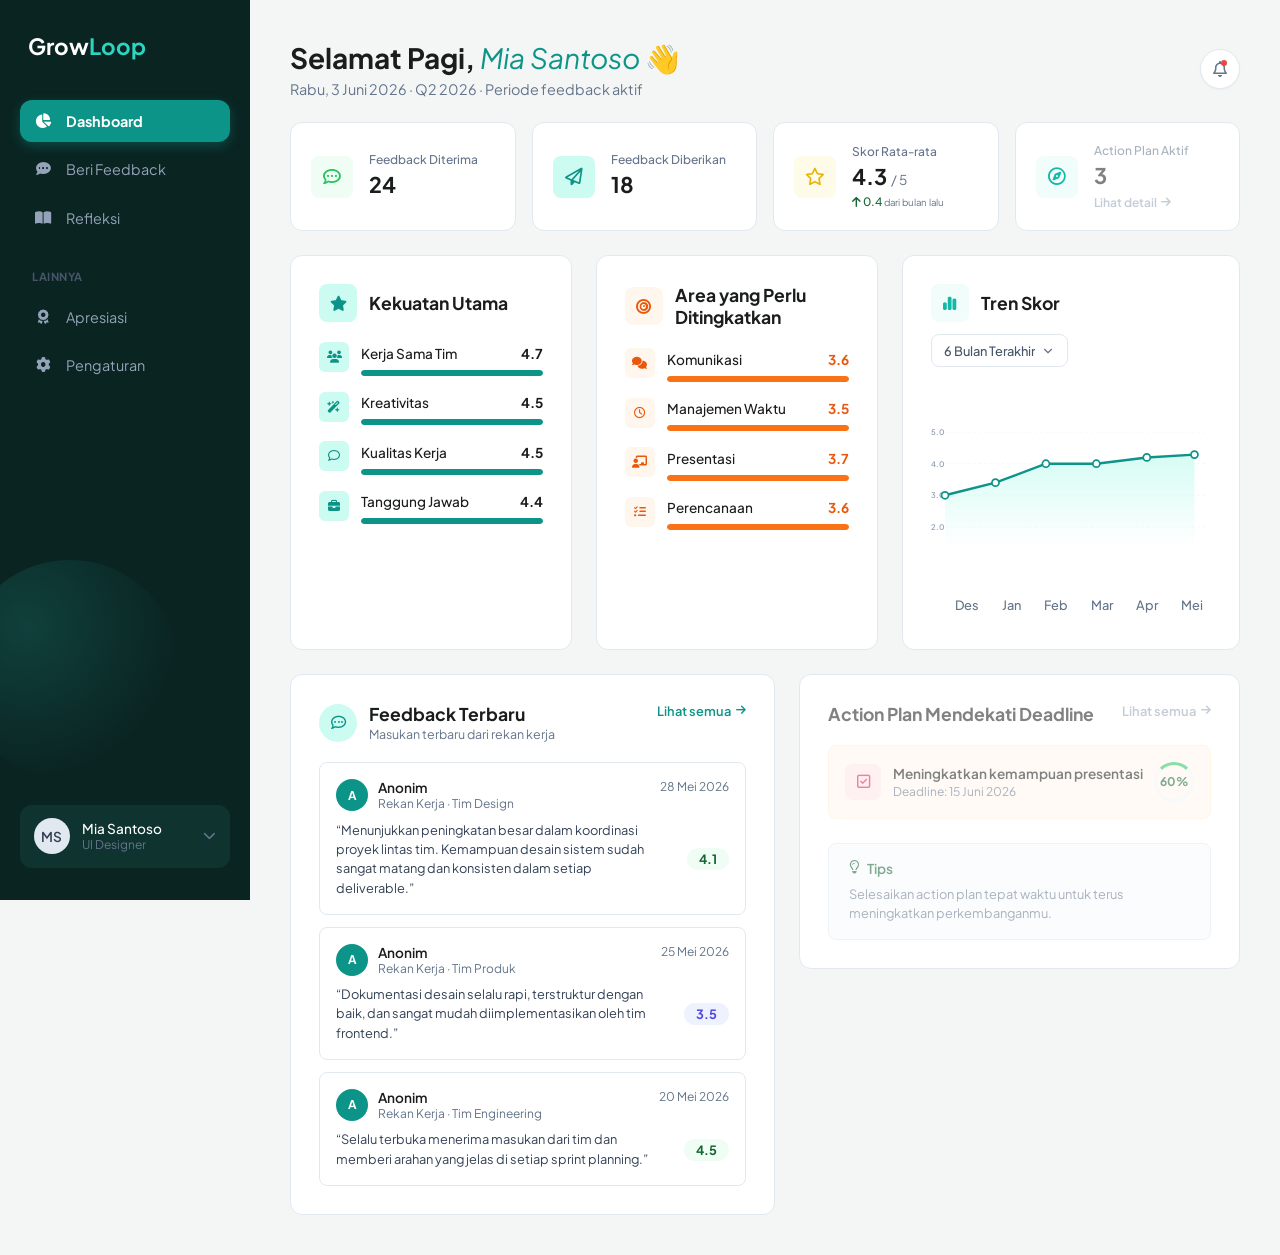
<file: growloop/index.html>
<!DOCTYPE html>
<html lang="id">
<head>
    <meta charset="UTF-8">
    <meta name="viewport" content="width=device-width, initial-scale=1.0">
    <title>Dashboard - GrowLoop</title>
    <link href="https://fonts.googleapis.com/css2?family=Plus+Jakarta+Sans:wght@400;500;600;700;800&display=swap" rel="stylesheet">
    <link rel="stylesheet" href="https://cdnjs.cloudflare.com/ajax/libs/font-awesome/6.4.0/css/all.min.css">
    <link rel="stylesheet" href="css/base.css">
    <link rel="stylesheet" href="css/dashboard.css">
</head>
<body>

    <div class="app-container">
        <!-- SIDEBAR -->
        <aside class="sidebar">
            <div>
                <div class="logo">Grow<span>Loop</span></div>
                <nav class="nav-menu">
                    <a href="index.html" class="nav-item"><i class="fa-solid fa-chart-pie" aria-hidden="true"></i> Dashboard</a>
                    <a href="beri-feedback.html" class="nav-item"><i class="fa-solid fa-comment-dots" aria-hidden="true"></i> Beri Feedback</a>
                    <a href="riwayat-feedback.html" class="nav-item"><i class="fa-solid fa-book-open" aria-hidden="true"></i> Refleksi</a>

                    <span class="menu-divider">LAINNYA</span>

                    <a href="#" class="nav-item"><i class="fa-solid fa-award" aria-hidden="true"></i> Apresiasi</a>
                    <a href="#" class="nav-item"><i class="fa-solid fa-gear" aria-hidden="true"></i> Pengaturan</a>
                </nav>
            </div>

            <button type="button" class="sidebar-profile" aria-haspopup="true" aria-expanded="false">
                <span class="profile-avatar">MS</span>
                <span class="profile-info">
                    <span class="profile-name">Mia Santoso</span>
                    <span class="profile-role">UI Designer</span>
                </span>
                <i class="fa-solid fa-chevron-down profile-dropdown-icon" aria-hidden="true"></i>
            </button>
        </aside>

        <!-- MAIN CONTENT AREA -->
        <main class="main-content">

            <header class="content-header">
                <div class="header-title-wrapper">
                    <div>
                        <h1>Selamat Pagi, <span class="user-name">Mia Santoso</span> 👋</h1>
                        <p>Rabu, 3 Juni 2026 · Q2 2026 · Periode feedback aktif</p>
                    </div>
                    <button type="button" class="noti-bell icon-btn" aria-label="Notifikasi (1 belum dibaca)">
                        <i class="fa-regular fa-bell" aria-hidden="true"></i>
                        <span class="noti-dot" aria-hidden="true"></span>
                    </button>
                </div>
            </header>

            <section class="kpi-grid" aria-label="Ringkasan statistik">
                <div class="kpi-card animate-fade-up" style="animation-delay: 0.1s;">
                    <div class="kpi-icon icon-chip-square icon-green"><i class="fa-regular fa-comment-dots" aria-hidden="true"></i></div>
                    <div class="kpi-data">
                        <span class="kpi-label">Feedback Diterima</span>
                        <div class="kpi-value">24</div>
                    </div>
                </div>
                <div class="kpi-card animate-fade-up" style="animation-delay: 0.15s;">
                    <div class="kpi-icon icon-chip-square icon-forest"><i class="fa-regular fa-paper-plane" aria-hidden="true"></i></div>
                    <div class="kpi-data">
                        <span class="kpi-label">Feedback Diberikan</span>
                        <div class="kpi-value">18</div>
                    </div>
                </div>
                <div class="kpi-card animate-fade-up" style="animation-delay: 0.2s;">
                    <div class="kpi-icon icon-chip-square icon-yellow"><i class="fa-regular fa-star" aria-hidden="true"></i></div>
                    <div class="kpi-data">
                        <span class="kpi-label">Skor Rata-rata</span>
                        <div class="kpi-value">4.3 <span class="score-max">/ 5</span></div>
                        <span class="kpi-trend"><i class="fa-solid fa-arrow-up" aria-hidden="true"></i> 0.4 <small>dari bulan lalu</small></span>
                    </div>
                </div>
                <div class="kpi-card animate-fade-up" style="animation-delay: 0.25s;">
                    <div class="kpi-icon icon-chip-square icon-teal"><i class="fa-regular fa-compass" aria-hidden="true"></i></div>
                    <div class="kpi-data is-disabled">
                        <span class="kpi-label">Action Plan Aktif</span>
                        <div class="kpi-value">3</div>
                        <a href="#" class="kpi-link link-action link-action-sm">Lihat detail <i class="fa-solid fa-arrow-right" aria-hidden="true"></i></a>
                    </div>
                </div>
            </section>

            <section class="dashboard-middle-grid">

                <div class="form-panel animate-fade-up" style="animation-delay: 0.3s;">
                    <div class="panel-header-inline">
                        <div class="panel-heading-group">
                            <span class="panel-icon-circle icon-chip-square icon-forest"><i class="fa-solid fa-star" aria-hidden="true"></i></span>
                            <h3 class="panel-title">Kekuatan Utama</h3>
                        </div>
                    </div>
                    <div class="progress-list">
                        <div class="progress-item">
                            <span class="progress-icon icon-chip-square icon-forest"><i class="fa-solid fa-users" aria-hidden="true"></i></span>
                            <div class="progress-body">
                                <div class="progress-info"><span class="progress-label-text">Kerja Sama Tim</span><span class="aspect-score">4.7</span></div>
                                <div class="progress-bar"><div class="bar-fill animate-bar-grow" style="--target-width: 94%;"></div></div>
                            </div>
                        </div>
                        <div class="progress-item">
                            <span class="progress-icon icon-chip-square icon-forest"><i class="fa-solid fa-wand-magic-sparkles" aria-hidden="true"></i></span>
                            <div class="progress-body">
                                <div class="progress-info"><span class="progress-label-text">Kreativitas</span><span class="aspect-score">4.5</span></div>
                                <div class="progress-bar"><div class="bar-fill animate-bar-grow" style="--target-width: 90%;"></div></div>
                            </div>
                        </div>
                        <div class="progress-item">
                            <span class="progress-icon icon-chip-square icon-forest"><i class="fa-regular fa-comment" aria-hidden="true"></i></span>
                            <div class="progress-body">
                                <div class="progress-info"><span class="progress-label-text">Kualitas Kerja</span><span class="aspect-score">4.5</span></div>
                                <div class="progress-bar"><div class="bar-fill animate-bar-grow" style="--target-width: 90%;"></div></div>
                            </div>
                        </div>
                        <div class="progress-item">
                            <span class="progress-icon icon-chip-square icon-forest"><i class="fa-solid fa-briefcase" aria-hidden="true"></i></span>
                            <div class="progress-body">
                                <div class="progress-info"><span class="progress-label-text">Tanggung Jawab</span><span class="aspect-score">4.4</span></div>
                                <div class="progress-bar"><div class="bar-fill animate-bar-grow" style="--target-width: 88%;"></div></div>
                            </div>
                        </div>
                    </div>
                </div>

                <div class="form-panel animate-fade-up" style="animation-delay: 0.35s;">
                    <div class="panel-header-inline">
                        <div class="panel-heading-group">
                            <span class="panel-icon-circle icon-chip-square icon-orange"><i class="fa-solid fa-bullseye" aria-hidden="true"></i></span>
                            <h3 class="panel-title">Area yang Perlu Ditingkatkan</h3>
                        </div>
                    </div>
                    <div class="progress-list">
                        <div class="progress-item">
                            <span class="progress-icon icon-chip-square icon-orange"><i class="fa-solid fa-comments" aria-hidden="true"></i></span>
                            <div class="progress-body">
                                <div class="progress-info"><span class="progress-label-text">Komunikasi</span><span class="aspect-score tone-orange">3.6</span></div>
                                <div class="progress-bar"><div class="bar-fill bg-orange animate-bar-grow" style="--target-width: 72%;"></div></div>
                            </div>
                        </div>
                        <div class="progress-item">
                            <span class="progress-icon icon-chip-square icon-orange"><i class="fa-regular fa-clock" aria-hidden="true"></i></span>
                            <div class="progress-body">
                                <div class="progress-info"><span class="progress-label-text">Manajemen Waktu</span><span class="aspect-score tone-orange">3.5</span></div>
                                <div class="progress-bar"><div class="bar-fill bg-orange animate-bar-grow" style="--target-width: 70%;"></div></div>
                            </div>
                        </div>
                        <div class="progress-item">
                            <span class="progress-icon icon-chip-square icon-orange"><i class="fa-solid fa-chalkboard-user" aria-hidden="true"></i></span>
                            <div class="progress-body">
                                <div class="progress-info"><span class="progress-label-text">Presentasi</span><span class="aspect-score tone-orange">3.7</span></div>
                                <div class="progress-bar"><div class="bar-fill bg-orange animate-bar-grow" style="--target-width: 74%;"></div></div>
                            </div>
                        </div>
                        <div class="progress-item">
                            <span class="progress-icon icon-chip-square icon-orange"><i class="fa-solid fa-list-check" aria-hidden="true"></i></span>
                            <div class="progress-body">
                                <div class="progress-info"><span class="progress-label-text">Perencanaan</span><span class="aspect-score tone-orange">3.6</span></div>
                                <div class="progress-bar"><div class="bar-fill bg-orange animate-bar-grow" style="--target-width: 72%;"></div></div>
                            </div>
                        </div>
                    </div>
                </div>

                <div class="form-panel chart-form-panel animate-fade-up" style="animation-delay: 0.4s;">
                    <div class="panel-header-inline chart-panel-header">
                        <div class="panel-heading-group">
                            <span class="panel-icon-circle icon-chip-square icon-teal"><i class="fa-solid fa-chart-simple" aria-hidden="true"></i></span>
                            <h3 class="panel-title">Tren Skor</h3>
                        </div>
                        <label class="sr-only" for="timelineSelect">Rentang waktu tren skor</label>
                        <select id="timelineSelect" class="select-timeline">
                            <option>6 Bulan Terakhir</option>
                        </select>
                    </div>

                    <div class="chart-container-dummy">
                        <svg viewBox="0 0 400 195" preserveAspectRatio="xMidYMid meet" role="img" aria-label="Grafik tren skor rata-rata naik dari 3.0 pada Desember menjadi 4.3 pada Mei. Arahkan kursor ke tiap titik untuk melihat skornya.">
                            <defs>
                                <linearGradient id="trendFill" x1="0" y1="0" x2="0" y2="1">
                                    <stop offset="0%" style="stop-color:var(--accent-light-green); stop-opacity:0.8" />
                                    <stop offset="100%" style="stop-color:var(--accent-light-green); stop-opacity:0" />
                                </linearGradient>
                            </defs>

                            <line x1="20" y1="150" x2="392" y2="150" stroke="var(--border-faint)" stroke-width="1" stroke-dasharray="4 4" />
                            <line x1="20" y1="105" x2="392" y2="105" stroke="var(--border-faint)" stroke-width="1" stroke-dasharray="4 4" />
                            <line x1="20" y1="60" x2="392" y2="60" stroke="var(--border-faint)" stroke-width="1" stroke-dasharray="4 4" />
                            <line x1="20" y1="15" x2="392" y2="15" stroke="var(--border-faint)" stroke-width="1" stroke-dasharray="4 4" />

                            <text x="0" y="154" class="chart-axis-label">2.0</text>
                            <text x="0" y="109" class="chart-axis-label">3.0</text>
                            <text x="0" y="64" class="chart-axis-label">4.0</text>
                            <text x="0" y="19" class="chart-axis-label">5.0</text>

                            <path d="M 20,105 L 92,87 L 164,60 L 236,60 L 308,51 L 376,47 L 376,180 L 20,180 Z" fill="url(#trendFill)" stroke="none" />

                            <path class="animated-line-path" d="M 20,105 L 92,87 L 164,60 L 236,60 L 308,51 L 376,47" fill="none" stroke="var(--accent-dark-green)" stroke-width="3.5" stroke-linecap="round"/>

                            <g class="chart-point">
                                <g class="chart-tooltip-pos" transform="translate(20,105)">
                                    <g class="chart-tooltip">
                                        <rect x="-16" y="-33" width="32" height="24" rx="12"></rect>
                                        <polygon points="-4,-10 4,-10 0,-5"></polygon>
                                        <text x="0" y="-17" text-anchor="middle">3.0</text>
                                    </g>
                                </g>
                                <circle class="chart-point-hit" cx="20" cy="105" r="16"></circle>
                                <circle class="chart-point-dot" cx="20" cy="105" r="5"></circle>
                            </g>
                            <g class="chart-point">
                                <g class="chart-tooltip-pos" transform="translate(92,87)">
                                    <g class="chart-tooltip">
                                        <rect x="-16" y="-33" width="32" height="24" rx="12"></rect>
                                        <polygon points="-4,-10 4,-10 0,-5"></polygon>
                                        <text x="0" y="-17" text-anchor="middle">3.4</text>
                                    </g>
                                </g>
                                <circle class="chart-point-hit" cx="92" cy="87" r="16"></circle>
                                <circle class="chart-point-dot" cx="92" cy="87" r="5"></circle>
                            </g>
                            <g class="chart-point">
                                <g class="chart-tooltip-pos" transform="translate(164,60)">
                                    <g class="chart-tooltip">
                                        <rect x="-16" y="-33" width="32" height="24" rx="12"></rect>
                                        <polygon points="-4,-10 4,-10 0,-5"></polygon>
                                        <text x="0" y="-17" text-anchor="middle">4.0</text>
                                    </g>
                                </g>
                                <circle class="chart-point-hit" cx="164" cy="60" r="16"></circle>
                                <circle class="chart-point-dot" cx="164" cy="60" r="5"></circle>
                            </g>
                            <g class="chart-point">
                                <g class="chart-tooltip-pos" transform="translate(236,60)">
                                    <g class="chart-tooltip">
                                        <rect x="-16" y="-33" width="32" height="24" rx="12"></rect>
                                        <polygon points="-4,-10 4,-10 0,-5"></polygon>
                                        <text x="0" y="-17" text-anchor="middle">4.0</text>
                                    </g>
                                </g>
                                <circle class="chart-point-hit" cx="236" cy="60" r="16"></circle>
                                <circle class="chart-point-dot" cx="236" cy="60" r="5"></circle>
                            </g>
                            <g class="chart-point">
                                <g class="chart-tooltip-pos" transform="translate(308,51)">
                                    <g class="chart-tooltip">
                                        <rect x="-16" y="-33" width="32" height="24" rx="12"></rect>
                                        <polygon points="-4,-10 4,-10 0,-5"></polygon>
                                        <text x="0" y="-17" text-anchor="middle">4.2</text>
                                    </g>
                                </g>
                                <circle class="chart-point-hit" cx="308" cy="51" r="16"></circle>
                                <circle class="chart-point-dot" cx="308" cy="51" r="5"></circle>
                            </g>
                            <g class="chart-point">
                                <g class="chart-tooltip-pos" transform="translate(376,47)">
                                    <g class="chart-tooltip">
                                        <rect x="-16" y="-33" width="32" height="24" rx="12"></rect>
                                        <polygon points="-4,-10 4,-10 0,-5"></polygon>
                                        <text x="0" y="-17" text-anchor="middle">4.3</text>
                                    </g>
                                </g>
                                <circle class="chart-point-hit" cx="376" cy="47" r="16"></circle>
                                <circle class="chart-point-dot" cx="376" cy="47" r="5"></circle>
                            </g>
                        </svg>
                        <div class="chart-labels">
                            <span>Des</span><span>Jan</span><span>Feb</span><span>Mar</span><span>Apr</span><span>Mei</span>
                        </div>
                    </div>
                </div>
            </section>

            <section class="dashboard-bottom-grid">

                <div class="form-panel animate-fade-up" style="animation-delay: 0.45s;">
                    <div class="panel-header-inline">
                        <div class="panel-heading-group">
                            <span class="panel-icon-circle icon-chip icon-forest"><i class="fa-regular fa-comment-dots" aria-hidden="true"></i></span>
                            <div>
                                <h3 class="panel-title">Feedback Terbaru</h3>
                                <p class="panel-subtitle">Masukan terbaru dari rekan kerja</p>
                            </div>
                        </div>
                        <a href="riwayat-feedback.html" class="link-action">Lihat semua <i class="fa-solid fa-arrow-right" aria-hidden="true"></i></a>
                    </div>
                    <div class="fb-card-list" id="recentFeedbackList">
                        <!-- Diisi otomatis oleh js/dashboard.js dari js/data.js -->
                    </div>
                </div>

                <div class="form-panel animate-fade-up" style="animation-delay: 0.5s;">
                    <div class="is-disabled">
                        <div class="panel-header-inline">
                            <h3 class="panel-title">Action Plan Mendekati Deadline</h3>
                            <a href="#" class="link-action">Lihat semua <i class="fa-solid fa-arrow-right" aria-hidden="true"></i></a>
                        </div>

                        <div class="deadline-item">
                            <div class="deadline-wrapper">
                                <div class="deadline-icon icon-chip-square">
                                    <i class="fa-regular fa-square-check" aria-hidden="true"></i>
                                </div>
                                <div class="deadline-info">
                                    <strong>Meningkatkan kemampuan presentasi</strong>
                                    <span>Deadline: 15 Juni 2026</span>
                                </div>
                            </div>
                            <div class="deadline-progress-circle">60%</div>
                        </div>

                        <div class="tips-box tips-box-spaced">
                            <div class="tips-title">
                                <i class="fa-regular fa-lightbulb" aria-hidden="true"></i> Tips
                            </div>
                            <p>Selesaikan action plan tepat waktu untuk terus meningkatkan perkembanganmu.</p>
                        </div>
                    </div>
                </div>

            </section>
        </main>

    </div>

    <script src="js/data.js"></script>
    <script src="js/common.js"></script>
    <script src="js/dashboard.js"></script>
</body>
</html>
</file>
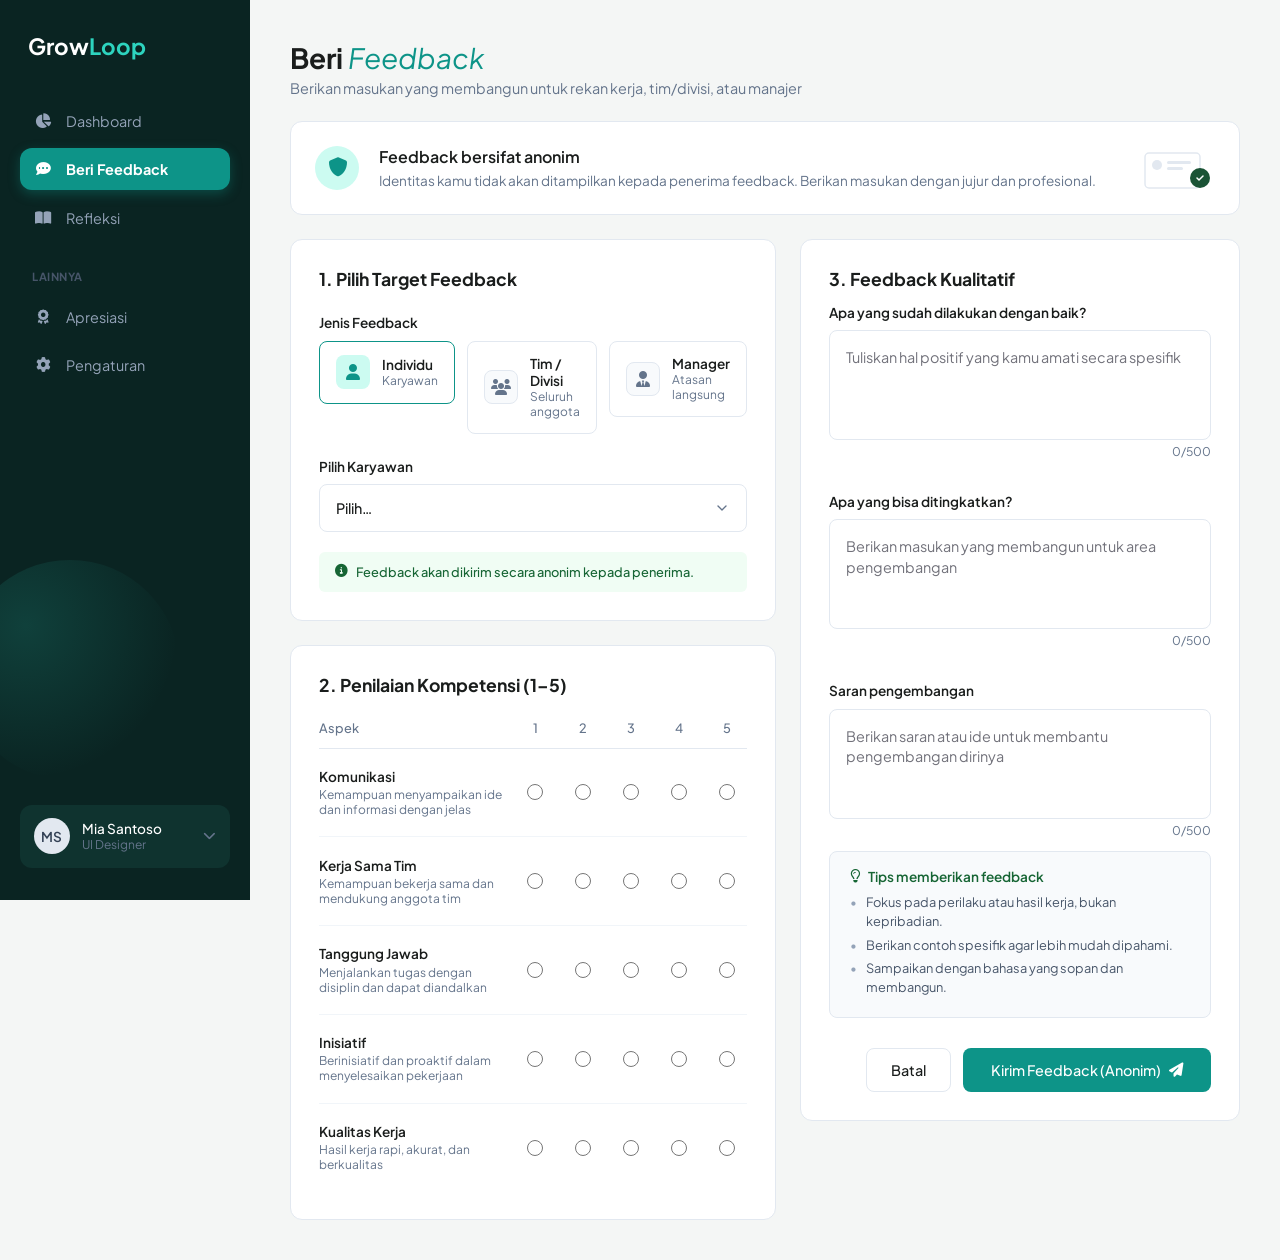
<file: growloop/beri-feedback.html>
<!DOCTYPE html>
<html lang="id">
<head>
    <meta charset="UTF-8">
    <meta name="viewport" content="width=device-width, initial-scale=1.0">
    <title>Beri Feedback - GrowLoop</title>
    <link href="https://fonts.googleapis.com/css2?family=Plus+Jakarta+Sans:wght@400;500;600;700;800&display=swap" rel="stylesheet">
    <link rel="stylesheet" href="https://cdnjs.cloudflare.com/ajax/libs/font-awesome/6.4.0/css/all.min.css">
    <link rel="stylesheet" href="css/base.css">
    <link rel="stylesheet" href="css/feedback-form.css">
</head>
<body>

    <div class="app-container">
        <!-- SIDEBAR -->
        <aside class="sidebar">
            <div>
                <div class="logo">Grow<span>Loop</span></div>
                <nav class="nav-menu">
                    <a href="index.html" class="nav-item"><i class="fa-solid fa-chart-pie" aria-hidden="true"></i> Dashboard</a>
                    <a href="beri-feedback.html" class="nav-item"><i class="fa-solid fa-comment-dots" aria-hidden="true"></i> Beri Feedback</a>
                    <a href="riwayat-feedback.html" class="nav-item"><i class="fa-solid fa-book-open" aria-hidden="true"></i> Refleksi</a>

                    <span class="menu-divider">LAINNYA</span>

                    <a href="#" class="nav-item"><i class="fa-solid fa-award" aria-hidden="true"></i> Apresiasi</a>
                    <a href="#" class="nav-item"><i class="fa-solid fa-gear" aria-hidden="true"></i> Pengaturan</a>
                </nav>
            </div>

            <button type="button" class="sidebar-profile" aria-haspopup="true" aria-expanded="false">
                <span class="profile-avatar">MS</span>
                <span class="profile-info">
                    <span class="profile-name">Mia Santoso</span>
                    <span class="profile-role">UI Designer</span>
                </span>
                <i class="fa-solid fa-chevron-down profile-dropdown-icon" aria-hidden="true"></i>
            </button>
        </aside>

        <!-- MAIN CONTENT AREA -->
        <main class="main-content">
            <header class="content-header animate-fade-up">
                <h1>Beri <span>Feedback</span></h1>
                <p>Berikan masukan yang membangun untuk rekan kerja, tim/divisi, atau manajer</p>
            </header>

            <div class="info-banner animate-fade-up" style="animation-delay: 0.1s;">
                <div class="banner-icon icon-chip icon-forest">
                    <i class="fa-solid fa-shield" aria-hidden="true"></i>
                </div>
                <div class="banner-text">
                    <h3>Feedback bersifat anonim</h3>
                    <p>Identitas kamu tidak akan ditampilkan kepada penerima feedback. Berikan masukan dengan jujur dan profesional.</p>
                </div>
                <div class="banner-graphic" aria-hidden="true">
                    <svg width="80" height="50" viewBox="0 0 80 50" fill="none">
                        <rect x="10" y="10" width="55" height="35" rx="4" fill="#FFFFFF" stroke="#E2E8F0" stroke-width="1.5"/>
                        <circle cx="22" cy="22" r="5" fill="#E2E8F0"/>
                        <rect x="32" y="18" width="24" height="3" rx="1.5" fill="#E2E8F0"/>
                        <rect x="32" y="24" width="16" height="3" rx="1.5" fill="#E2E8F0"/>
                        <circle cx="65" cy="35" r="10" fill="#1A5335"/>
                        <path d="M62 35L64 37L68 33" stroke="white" stroke-width="1.5" stroke-linecap="round" stroke-linejoin="round"/>
                    </svg>
                </div>
            </div>

            <form id="feedbackForm" class="form-grid" novalidate>

                <div class="form-column animate-fade-up" style="animation-delay: 0.15s;">
                    <section class="form-panel">
                        <h2 class="panel-title">1. Pilih Target Feedback</h2>

                        <fieldset class="target-fieldset" style="margin-top: 1.5rem;">
                            <legend class="form-legend">Jenis Feedback</legend>
                            <div class="target-options">
                                <label class="target-card">
                                    <input type="radio" name="target" value="individu" checked>
                                    <span class="target-card-face">
                                        <span class="target-icon icon-chip-square"><i class="fa-solid fa-user" aria-hidden="true"></i></span>
                                        <span class="target-info">
                                            <h4>Individu</h4>
                                            <p>Karyawan</p>
                                        </span>
                                    </span>
                                </label>
                                <label class="target-card">
                                    <input type="radio" name="target" value="team">
                                    <span class="target-card-face">
                                        <span class="target-icon icon-chip-square"><i class="fa-solid fa-users" aria-hidden="true"></i></span>
                                        <span class="target-info">
                                            <h4>Tim / Divisi</h4>
                                            <p>Seluruh anggota</p>
                                        </span>
                                    </span>
                                </label>
                                <label class="target-card">
                                    <input type="radio" name="target" value="manager">
                                    <span class="target-card-face">
                                        <span class="target-icon icon-chip-square"><i class="fa-solid fa-user-tie" aria-hidden="true"></i></span>
                                        <span class="target-info">
                                            <h4>Manager</h4>
                                            <p>Atasan langsung</p>
                                        </span>
                                    </span>
                                </label>
                            </div>
                        </fieldset>

                        <div class="form-group" style="margin-top: 1.5rem;">
                            <label class="form-label" for="pilihKaryawan" id="dropdownLabel">Pilih Karyawan</label>
                            <select id="pilihKaryawan" name="penerima" class="form-select-lg">
                                <option value="">Pilih…</option>
                            </select>
                            <p class="field-error-msg is-hidden" id="pilihKaryawanError">
                                <i class="fa-solid fa-circle-exclamation" aria-hidden="true"></i>
                                <span>Wajib dipilih sebelum mengirim feedback.</span>
                            </p>
                        </div>

                        <div class="status-alert">
                            <i class="fa-solid fa-circle-info" aria-hidden="true"></i>
                            <span>Feedback akan dikirim secara anonim kepada penerima.</span>
                        </div>
                    </section>

                    <section class="form-panel">
                        <h2 class="panel-title">2. Penilaian Kompetensi (1–5)</h2>

                        <div class="competency-table">
                            <div class="table-header">
                                <div class="header-aspect">Aspek</div>
                                <div class="header-score">1</div>
                                <div class="header-score">2</div>
                                <div class="header-score">3</div>
                                <div class="header-score">4</div>
                                <div class="header-score">5</div>
                            </div>

                            <div class="table-row">
                                <div class="aspect-desc">
                                    <strong id="label-komunikasi">Komunikasi</strong>
                                    <p>Kemampuan menyampaikan ide dan informasi dengan jelas</p>
                                </div>
                                <div class="score-opt"><label><span class="sr-only">Komunikasi: 1</span><input type="radio" name="komunikasi" value="1" aria-labelledby="label-komunikasi"></label></div>
                                <div class="score-opt"><label><span class="sr-only">Komunikasi: 2</span><input type="radio" name="komunikasi" value="2" aria-labelledby="label-komunikasi"></label></div>
                                <div class="score-opt"><label><span class="sr-only">Komunikasi: 3</span><input type="radio" name="komunikasi" value="3" aria-labelledby="label-komunikasi"></label></div>
                                <div class="score-opt"><label><span class="sr-only">Komunikasi: 4</span><input type="radio" name="komunikasi" value="4" aria-labelledby="label-komunikasi"></label></div>
                                <div class="score-opt"><label><span class="sr-only">Komunikasi: 5</span><input type="radio" name="komunikasi" value="5" aria-labelledby="label-komunikasi"></label></div>
                            </div>

                            <div class="table-row">
                                <div class="aspect-desc">
                                    <strong id="label-kerjasama">Kerja Sama Tim</strong>
                                    <p>Kemampuan bekerja sama dan mendukung anggota tim</p>
                                </div>
                                <div class="score-opt"><label><span class="sr-only">Kerja Sama Tim: 1</span><input type="radio" name="kerjasama" value="1" aria-labelledby="label-kerjasama"></label></div>
                                <div class="score-opt"><label><span class="sr-only">Kerja Sama Tim: 2</span><input type="radio" name="kerjasama" value="2" aria-labelledby="label-kerjasama"></label></div>
                                <div class="score-opt"><label><span class="sr-only">Kerja Sama Tim: 3</span><input type="radio" name="kerjasama" value="3" aria-labelledby="label-kerjasama"></label></div>
                                <div class="score-opt"><label><span class="sr-only">Kerja Sama Tim: 4</span><input type="radio" name="kerjasama" value="4" aria-labelledby="label-kerjasama"></label></div>
                                <div class="score-opt"><label><span class="sr-only">Kerja Sama Tim: 5</span><input type="radio" name="kerjasama" value="5" aria-labelledby="label-kerjasama"></label></div>
                            </div>

                            <div class="table-row">
                                <div class="aspect-desc">
                                    <strong id="label-tanggungjawab">Tanggung Jawab</strong>
                                    <p>Menjalankan tugas dengan disiplin dan dapat diandalkan</p>
                                </div>
                                <div class="score-opt"><label><span class="sr-only">Tanggung Jawab: 1</span><input type="radio" name="tanggungjawab" value="1" aria-labelledby="label-tanggungjawab"></label></div>
                                <div class="score-opt"><label><span class="sr-only">Tanggung Jawab: 2</span><input type="radio" name="tanggungjawab" value="2" aria-labelledby="label-tanggungjawab"></label></div>
                                <div class="score-opt"><label><span class="sr-only">Tanggung Jawab: 3</span><input type="radio" name="tanggungjawab" value="3" aria-labelledby="label-tanggungjawab"></label></div>
                                <div class="score-opt"><label><span class="sr-only">Tanggung Jawab: 4</span><input type="radio" name="tanggungjawab" value="4" aria-labelledby="label-tanggungjawab"></label></div>
                                <div class="score-opt"><label><span class="sr-only">Tanggung Jawab: 5</span><input type="radio" name="tanggungjawab" value="5" aria-labelledby="label-tanggungjawab"></label></div>
                            </div>

                            <div class="table-row">
                                <div class="aspect-desc">
                                    <strong id="label-inisiatif">Inisiatif</strong>
                                    <p>Berinisiatif dan proaktif dalam menyelesaikan pekerjaan</p>
                                </div>
                                <div class="score-opt"><label><span class="sr-only">Inisiatif: 1</span><input type="radio" name="inisiatif" value="1" aria-labelledby="label-inisiatif"></label></div>
                                <div class="score-opt"><label><span class="sr-only">Inisiatif: 2</span><input type="radio" name="inisiatif" value="2" aria-labelledby="label-inisiatif"></label></div>
                                <div class="score-opt"><label><span class="sr-only">Inisiatif: 3</span><input type="radio" name="inisiatif" value="3" aria-labelledby="label-inisiatif"></label></div>
                                <div class="score-opt"><label><span class="sr-only">Inisiatif: 4</span><input type="radio" name="inisiatif" value="4" aria-labelledby="label-inisiatif"></label></div>
                                <div class="score-opt"><label><span class="sr-only">Inisiatif: 5</span><input type="radio" name="inisiatif" value="5" aria-labelledby="label-inisiatif"></label></div>
                            </div>

                            <div class="table-row">
                                <div class="aspect-desc">
                                    <strong id="label-kualitas">Kualitas Kerja</strong>
                                    <p>Hasil kerja rapi, akurat, dan berkualitas</p>
                                </div>
                                <div class="score-opt"><label><span class="sr-only">Kualitas Kerja: 1</span><input type="radio" name="kualitas" value="1" aria-labelledby="label-kualitas"></label></div>
                                <div class="score-opt"><label><span class="sr-only">Kualitas Kerja: 2</span><input type="radio" name="kualitas" value="2" aria-labelledby="label-kualitas"></label></div>
                                <div class="score-opt"><label><span class="sr-only">Kualitas Kerja: 3</span><input type="radio" name="kualitas" value="3" aria-labelledby="label-kualitas"></label></div>
                                <div class="score-opt"><label><span class="sr-only">Kualitas Kerja: 4</span><input type="radio" name="kualitas" value="4" aria-labelledby="label-kualitas"></label></div>
                                <div class="score-opt"><label><span class="sr-only">Kualitas Kerja: 5</span><input type="radio" name="kualitas" value="5" aria-labelledby="label-kualitas"></label></div>
                            </div>
                        </div>
                    </section>
                </div>

                <div class="form-column animate-fade-up" style="animation-delay: 0.25s;">
                    <section class="form-panel text-areas-panel">
                        <h2 class="panel-title">3. Feedback Kualitatif</h2>

                        <div class="form-group text-counter-wrapper">
                            <label class="form-label" for="positifText">Apa yang sudah dilakukan dengan baik?</label>
                            <textarea id="positifText" name="positif" class="form-textarea" maxlength="500" placeholder="Tuliskan hal positif yang kamu amati secara spesifik"></textarea>
                            <div class="char-counter"><span id="countPositif">0</span>/500</div>
                        </div>

                        <div class="form-group text-counter-wrapper">
                            <label class="form-label" for="peningkatanText">Apa yang bisa ditingkatkan?</label>
                            <textarea id="peningkatanText" name="peningkatan" class="form-textarea" maxlength="500" placeholder="Berikan masukan yang membangun untuk area pengembangan"></textarea>
                            <div class="char-counter"><span id="countPeningkatan">0</span>/500</div>
                        </div>

                        <div class="form-group text-counter-wrapper">
                            <label class="form-label" for="saranText">Saran pengembangan</label>
                            <textarea id="saranText" name="saran" class="form-textarea" maxlength="500" placeholder="Berikan saran atau ide untuk membantu pengembangan dirinya"></textarea>
                            <div class="char-counter"><span id="countSaran">0</span>/500</div>
                        </div>

                        <div class="tips-box">
                            <div class="tips-title">
                                <i class="fa-regular fa-lightbulb" aria-hidden="true"></i> Tips memberikan feedback
                            </div>
                            <ul>
                                <li>Fokus pada perilaku atau hasil kerja, bukan kepribadian.</li>
                                <li>Berikan contoh spesifik agar lebih mudah dipahami.</li>
                                <li>Sampaikan dengan bahasa yang sopan dan membangun.</li>
                            </ul>
                        </div>

                        <div class="action-footer">
                            <button type="button" class="btn-secondary">Batal</button>
                            <button type="submit" class="btn-primary">
                                Kirim Feedback (Anonim) <i class="fa-solid fa-paper-plane" aria-hidden="true"></i>
                            </button>
                        </div>
                    </section>
                </div>

            </form>
        </main>
    </div>

    <script src="js/data.js"></script>
    <script src="js/common.js"></script>
    <script src="js/feedback-form.js"></script>
</body>
</html>
</file>
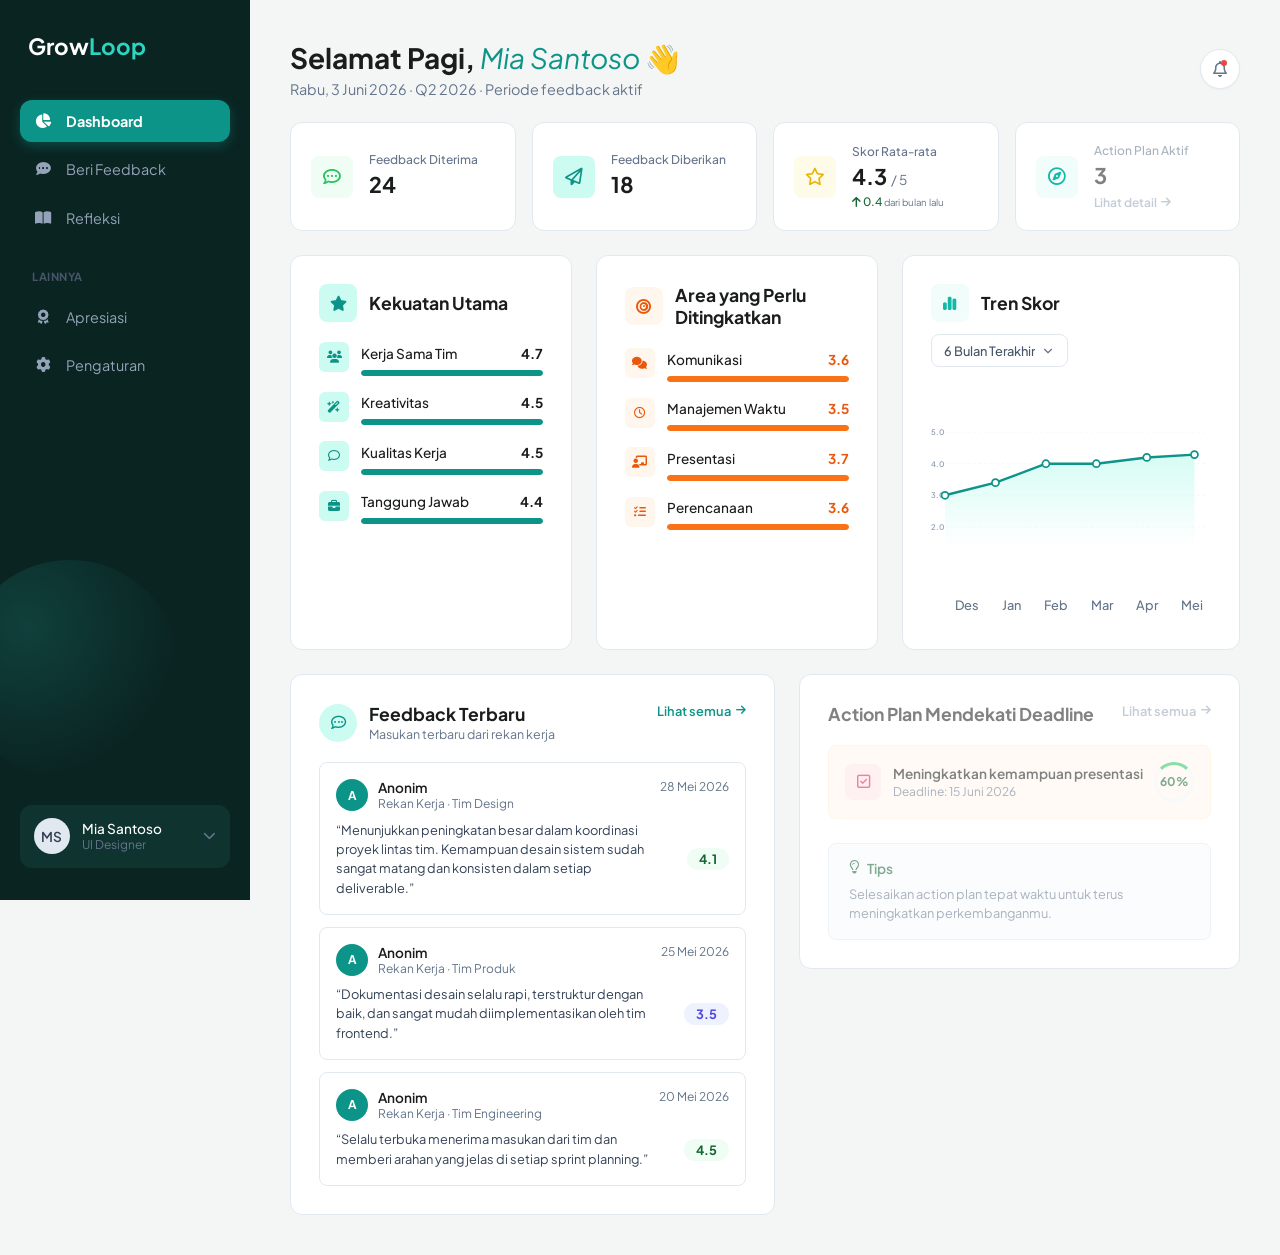
<file: growloop/dashboard.html>
<!DOCTYPE html>
<html lang="id">
<head>
    <meta charset="UTF-8">
    <meta name="viewport" content="width=device-width, initial-scale=1.0">
    <title>Dashboard - GrowLoop</title>
    <link href="https://fonts.googleapis.com/css2?family=Plus+Jakarta+Sans:wght@400;500;600;700;800&display=swap" rel="stylesheet">
    <link rel="stylesheet" href="https://cdnjs.cloudflare.com/ajax/libs/font-awesome/6.4.0/css/all.min.css">
    <link rel="stylesheet" href="css/base.css">
    <link rel="stylesheet" href="css/dashboard.css">
</head>
<body>

    <div class="app-container">
        <!-- SIDEBAR -->
        <aside class="sidebar">
            <div>
                <div class="logo">Grow<span>Loop</span></div>
                <nav class="nav-menu">
                    <a href="dashboard.html" class="nav-item"><i class="fa-solid fa-chart-pie" aria-hidden="true"></i> Dashboard</a>
                    <a href="beri-feedback.html" class="nav-item"><i class="fa-solid fa-comment-dots" aria-hidden="true"></i> Beri Feedback</a>
                    <a href="riwayat-feedback.html" class="nav-item"><i class="fa-solid fa-book-open" aria-hidden="true"></i> Refleksi</a>

                    <span class="menu-divider">LAINNYA</span>

                    <a href="#" class="nav-item"><i class="fa-solid fa-award" aria-hidden="true"></i> Apresiasi</a>
                    <a href="#" class="nav-item"><i class="fa-solid fa-gear" aria-hidden="true"></i> Pengaturan</a>
                </nav>
            </div>

            <button type="button" class="sidebar-profile" aria-haspopup="true" aria-expanded="false">
                <span class="profile-avatar">MS</span>
                <span class="profile-info">
                    <span class="profile-name">Mia Santoso</span>
                    <span class="profile-role">UI Designer</span>
                </span>
                <i class="fa-solid fa-chevron-down profile-dropdown-icon" aria-hidden="true"></i>
            </button>
        </aside>

        <!-- MAIN CONTENT AREA -->
        <main class="main-content">

            <header class="content-header">
                <div class="header-title-wrapper">
                    <div>
                        <h1>Selamat Pagi, <span class="user-name">Mia Santoso</span> 👋</h1>
                        <p>Rabu, 3 Juni 2026 · Q2 2026 · Periode feedback aktif</p>
                    </div>
                    <button type="button" class="noti-bell icon-btn" aria-label="Notifikasi (1 belum dibaca)">
                        <i class="fa-regular fa-bell" aria-hidden="true"></i>
                        <span class="noti-dot" aria-hidden="true"></span>
                    </button>
                </div>
            </header>

            <section class="kpi-grid" aria-label="Ringkasan statistik">
                <div class="kpi-card animate-fade-up" style="animation-delay: 0.1s;">
                    <div class="kpi-icon icon-chip-square icon-green"><i class="fa-regular fa-comment-dots" aria-hidden="true"></i></div>
                    <div class="kpi-data">
                        <span class="kpi-label">Feedback Diterima</span>
                        <div class="kpi-value">24</div>
                    </div>
                </div>
                <div class="kpi-card animate-fade-up" style="animation-delay: 0.15s;">
                    <div class="kpi-icon icon-chip-square icon-forest"><i class="fa-regular fa-paper-plane" aria-hidden="true"></i></div>
                    <div class="kpi-data">
                        <span class="kpi-label">Feedback Diberikan</span>
                        <div class="kpi-value">18</div>
                    </div>
                </div>
                <div class="kpi-card animate-fade-up" style="animation-delay: 0.2s;">
                    <div class="kpi-icon icon-chip-square icon-yellow"><i class="fa-regular fa-star" aria-hidden="true"></i></div>
                    <div class="kpi-data">
                        <span class="kpi-label">Skor Rata-rata</span>
                        <div class="kpi-value">4.3 <span class="score-max">/ 5</span></div>
                        <span class="kpi-trend"><i class="fa-solid fa-arrow-up" aria-hidden="true"></i> 0.4 <small>dari bulan lalu</small></span>
                    </div>
                </div>
                <div class="kpi-card animate-fade-up" style="animation-delay: 0.25s;">
                    <div class="kpi-icon icon-chip-square icon-teal"><i class="fa-regular fa-compass" aria-hidden="true"></i></div>
                    <div class="kpi-data is-disabled">
                        <span class="kpi-label">Action Plan Aktif</span>
                        <div class="kpi-value">3</div>
                        <a href="#" class="kpi-link link-action link-action-sm">Lihat detail <i class="fa-solid fa-arrow-right" aria-hidden="true"></i></a>
                    </div>
                </div>
            </section>

            <section class="dashboard-middle-grid">

                <div class="form-panel animate-fade-up" style="animation-delay: 0.3s;">
                    <div class="panel-header-inline">
                        <div class="panel-heading-group">
                            <span class="panel-icon-circle icon-chip-square icon-forest"><i class="fa-solid fa-star" aria-hidden="true"></i></span>
                            <h3 class="panel-title">Kekuatan Utama</h3>
                        </div>
                    </div>
                    <div class="progress-list">
                        <div class="progress-item">
                            <span class="progress-icon icon-chip-square icon-forest"><i class="fa-solid fa-users" aria-hidden="true"></i></span>
                            <div class="progress-body">
                                <div class="progress-info"><span class="progress-label-text">Kerja Sama Tim</span><span class="aspect-score">4.7</span></div>
                                <div class="progress-bar"><div class="bar-fill animate-bar-grow" style="--target-width: 94%;"></div></div>
                            </div>
                        </div>
                        <div class="progress-item">
                            <span class="progress-icon icon-chip-square icon-forest"><i class="fa-solid fa-wand-magic-sparkles" aria-hidden="true"></i></span>
                            <div class="progress-body">
                                <div class="progress-info"><span class="progress-label-text">Kreativitas</span><span class="aspect-score">4.5</span></div>
                                <div class="progress-bar"><div class="bar-fill animate-bar-grow" style="--target-width: 90%;"></div></div>
                            </div>
                        </div>
                        <div class="progress-item">
                            <span class="progress-icon icon-chip-square icon-forest"><i class="fa-regular fa-comment" aria-hidden="true"></i></span>
                            <div class="progress-body">
                                <div class="progress-info"><span class="progress-label-text">Kualitas Kerja</span><span class="aspect-score">4.5</span></div>
                                <div class="progress-bar"><div class="bar-fill animate-bar-grow" style="--target-width: 90%;"></div></div>
                            </div>
                        </div>
                        <div class="progress-item">
                            <span class="progress-icon icon-chip-square icon-forest"><i class="fa-solid fa-briefcase" aria-hidden="true"></i></span>
                            <div class="progress-body">
                                <div class="progress-info"><span class="progress-label-text">Tanggung Jawab</span><span class="aspect-score">4.4</span></div>
                                <div class="progress-bar"><div class="bar-fill animate-bar-grow" style="--target-width: 88%;"></div></div>
                            </div>
                        </div>
                    </div>
                </div>

                <div class="form-panel animate-fade-up" style="animation-delay: 0.35s;">
                    <div class="panel-header-inline">
                        <div class="panel-heading-group">
                            <span class="panel-icon-circle icon-chip-square icon-orange"><i class="fa-solid fa-bullseye" aria-hidden="true"></i></span>
                            <h3 class="panel-title">Area yang Perlu Ditingkatkan</h3>
                        </div>
                    </div>
                    <div class="progress-list">
                        <div class="progress-item">
                            <span class="progress-icon icon-chip-square icon-orange"><i class="fa-solid fa-comments" aria-hidden="true"></i></span>
                            <div class="progress-body">
                                <div class="progress-info"><span class="progress-label-text">Komunikasi</span><span class="aspect-score tone-orange">3.6</span></div>
                                <div class="progress-bar"><div class="bar-fill bg-orange animate-bar-grow" style="--target-width: 72%;"></div></div>
                            </div>
                        </div>
                        <div class="progress-item">
                            <span class="progress-icon icon-chip-square icon-orange"><i class="fa-regular fa-clock" aria-hidden="true"></i></span>
                            <div class="progress-body">
                                <div class="progress-info"><span class="progress-label-text">Manajemen Waktu</span><span class="aspect-score tone-orange">3.5</span></div>
                                <div class="progress-bar"><div class="bar-fill bg-orange animate-bar-grow" style="--target-width: 70%;"></div></div>
                            </div>
                        </div>
                        <div class="progress-item">
                            <span class="progress-icon icon-chip-square icon-orange"><i class="fa-solid fa-chalkboard-user" aria-hidden="true"></i></span>
                            <div class="progress-body">
                                <div class="progress-info"><span class="progress-label-text">Presentasi</span><span class="aspect-score tone-orange">3.7</span></div>
                                <div class="progress-bar"><div class="bar-fill bg-orange animate-bar-grow" style="--target-width: 74%;"></div></div>
                            </div>
                        </div>
                        <div class="progress-item">
                            <span class="progress-icon icon-chip-square icon-orange"><i class="fa-solid fa-list-check" aria-hidden="true"></i></span>
                            <div class="progress-body">
                                <div class="progress-info"><span class="progress-label-text">Perencanaan</span><span class="aspect-score tone-orange">3.6</span></div>
                                <div class="progress-bar"><div class="bar-fill bg-orange animate-bar-grow" style="--target-width: 72%;"></div></div>
                            </div>
                        </div>
                    </div>
                </div>

                <div class="form-panel chart-form-panel animate-fade-up" style="animation-delay: 0.4s;">
                    <div class="panel-header-inline chart-panel-header">
                        <div class="panel-heading-group">
                            <span class="panel-icon-circle icon-chip-square icon-teal"><i class="fa-solid fa-chart-simple" aria-hidden="true"></i></span>
                            <h3 class="panel-title">Tren Skor</h3>
                        </div>
                        <label class="sr-only" for="timelineSelect">Rentang waktu tren skor</label>
                        <select id="timelineSelect" class="select-timeline">
                            <option>6 Bulan Terakhir</option>
                        </select>
                    </div>

                    <div class="chart-container-dummy">
                        <svg viewBox="0 0 400 195" preserveAspectRatio="xMidYMid meet" role="img" aria-label="Grafik tren skor rata-rata naik dari 3.0 pada Desember menjadi 4.3 pada Mei. Arahkan kursor ke tiap titik untuk melihat skornya.">
                            <defs>
                                <linearGradient id="trendFill" x1="0" y1="0" x2="0" y2="1">
                                    <stop offset="0%" style="stop-color:var(--accent-light-green); stop-opacity:0.8" />
                                    <stop offset="100%" style="stop-color:var(--accent-light-green); stop-opacity:0" />
                                </linearGradient>
                            </defs>

                            <line x1="20" y1="150" x2="392" y2="150" stroke="var(--border-faint)" stroke-width="1" stroke-dasharray="4 4" />
                            <line x1="20" y1="105" x2="392" y2="105" stroke="var(--border-faint)" stroke-width="1" stroke-dasharray="4 4" />
                            <line x1="20" y1="60" x2="392" y2="60" stroke="var(--border-faint)" stroke-width="1" stroke-dasharray="4 4" />
                            <line x1="20" y1="15" x2="392" y2="15" stroke="var(--border-faint)" stroke-width="1" stroke-dasharray="4 4" />

                            <text x="0" y="154" class="chart-axis-label">2.0</text>
                            <text x="0" y="109" class="chart-axis-label">3.0</text>
                            <text x="0" y="64" class="chart-axis-label">4.0</text>
                            <text x="0" y="19" class="chart-axis-label">5.0</text>

                            <path d="M 20,105 L 92,87 L 164,60 L 236,60 L 308,51 L 376,47 L 376,180 L 20,180 Z" fill="url(#trendFill)" stroke="none" />

                            <path class="animated-line-path" d="M 20,105 L 92,87 L 164,60 L 236,60 L 308,51 L 376,47" fill="none" stroke="var(--accent-dark-green)" stroke-width="3.5" stroke-linecap="round"/>

                            <g class="chart-point">
                                <g class="chart-tooltip-pos" transform="translate(20,105)">
                                    <g class="chart-tooltip">
                                        <rect x="-16" y="-33" width="32" height="24" rx="12"></rect>
                                        <polygon points="-4,-10 4,-10 0,-5"></polygon>
                                        <text x="0" y="-17" text-anchor="middle">3.0</text>
                                    </g>
                                </g>
                                <circle class="chart-point-hit" cx="20" cy="105" r="16"></circle>
                                <circle class="chart-point-dot" cx="20" cy="105" r="5"></circle>
                            </g>
                            <g class="chart-point">
                                <g class="chart-tooltip-pos" transform="translate(92,87)">
                                    <g class="chart-tooltip">
                                        <rect x="-16" y="-33" width="32" height="24" rx="12"></rect>
                                        <polygon points="-4,-10 4,-10 0,-5"></polygon>
                                        <text x="0" y="-17" text-anchor="middle">3.4</text>
                                    </g>
                                </g>
                                <circle class="chart-point-hit" cx="92" cy="87" r="16"></circle>
                                <circle class="chart-point-dot" cx="92" cy="87" r="5"></circle>
                            </g>
                            <g class="chart-point">
                                <g class="chart-tooltip-pos" transform="translate(164,60)">
                                    <g class="chart-tooltip">
                                        <rect x="-16" y="-33" width="32" height="24" rx="12"></rect>
                                        <polygon points="-4,-10 4,-10 0,-5"></polygon>
                                        <text x="0" y="-17" text-anchor="middle">4.0</text>
                                    </g>
                                </g>
                                <circle class="chart-point-hit" cx="164" cy="60" r="16"></circle>
                                <circle class="chart-point-dot" cx="164" cy="60" r="5"></circle>
                            </g>
                            <g class="chart-point">
                                <g class="chart-tooltip-pos" transform="translate(236,60)">
                                    <g class="chart-tooltip">
                                        <rect x="-16" y="-33" width="32" height="24" rx="12"></rect>
                                        <polygon points="-4,-10 4,-10 0,-5"></polygon>
                                        <text x="0" y="-17" text-anchor="middle">4.0</text>
                                    </g>
                                </g>
                                <circle class="chart-point-hit" cx="236" cy="60" r="16"></circle>
                                <circle class="chart-point-dot" cx="236" cy="60" r="5"></circle>
                            </g>
                            <g class="chart-point">
                                <g class="chart-tooltip-pos" transform="translate(308,51)">
                                    <g class="chart-tooltip">
                                        <rect x="-16" y="-33" width="32" height="24" rx="12"></rect>
                                        <polygon points="-4,-10 4,-10 0,-5"></polygon>
                                        <text x="0" y="-17" text-anchor="middle">4.2</text>
                                    </g>
                                </g>
                                <circle class="chart-point-hit" cx="308" cy="51" r="16"></circle>
                                <circle class="chart-point-dot" cx="308" cy="51" r="5"></circle>
                            </g>
                            <g class="chart-point">
                                <g class="chart-tooltip-pos" transform="translate(376,47)">
                                    <g class="chart-tooltip">
                                        <rect x="-16" y="-33" width="32" height="24" rx="12"></rect>
                                        <polygon points="-4,-10 4,-10 0,-5"></polygon>
                                        <text x="0" y="-17" text-anchor="middle">4.3</text>
                                    </g>
                                </g>
                                <circle class="chart-point-hit" cx="376" cy="47" r="16"></circle>
                                <circle class="chart-point-dot" cx="376" cy="47" r="5"></circle>
                            </g>
                        </svg>
                        <div class="chart-labels">
                            <span>Des</span><span>Jan</span><span>Feb</span><span>Mar</span><span>Apr</span><span>Mei</span>
                        </div>
                    </div>
                </div>
            </section>

            <section class="dashboard-bottom-grid">

                <div class="form-panel animate-fade-up" style="animation-delay: 0.45s;">
                    <div class="panel-header-inline">
                        <div class="panel-heading-group">
                            <span class="panel-icon-circle icon-chip icon-forest"><i class="fa-regular fa-comment-dots" aria-hidden="true"></i></span>
                            <div>
                                <h3 class="panel-title">Feedback Terbaru</h3>
                                <p class="panel-subtitle">Masukan terbaru dari rekan kerja</p>
                            </div>
                        </div>
                        <a href="riwayat-feedback.html" class="link-action">Lihat semua <i class="fa-solid fa-arrow-right" aria-hidden="true"></i></a>
                    </div>
                    <div class="fb-card-list" id="recentFeedbackList">
                        <!-- Diisi otomatis oleh js/dashboard.js dari js/data.js -->
                    </div>
                </div>

                <div class="form-panel animate-fade-up" style="animation-delay: 0.5s;">
                    <div class="is-disabled">
                        <div class="panel-header-inline">
                            <h3 class="panel-title">Action Plan Mendekati Deadline</h3>
                            <a href="#" class="link-action">Lihat semua <i class="fa-solid fa-arrow-right" aria-hidden="true"></i></a>
                        </div>

                        <div class="deadline-item">
                            <div class="deadline-wrapper">
                                <div class="deadline-icon icon-chip-square">
                                    <i class="fa-regular fa-square-check" aria-hidden="true"></i>
                                </div>
                                <div class="deadline-info">
                                    <strong>Meningkatkan kemampuan presentasi</strong>
                                    <span>Deadline: 15 Juni 2026</span>
                                </div>
                            </div>
                            <div class="deadline-progress-circle">60%</div>
                        </div>

                        <div class="tips-box tips-box-spaced">
                            <div class="tips-title">
                                <i class="fa-regular fa-lightbulb" aria-hidden="true"></i> Tips
                            </div>
                            <p>Selesaikan action plan tepat waktu untuk terus meningkatkan perkembanganmu.</p>
                        </div>
                    </div>
                </div>

            </section>
        </main>

    </div>

    <script src="js/data.js"></script>
    <script src="js/common.js"></script>
    <script src="js/dashboard.js"></script>
</body>
</html>
</file>
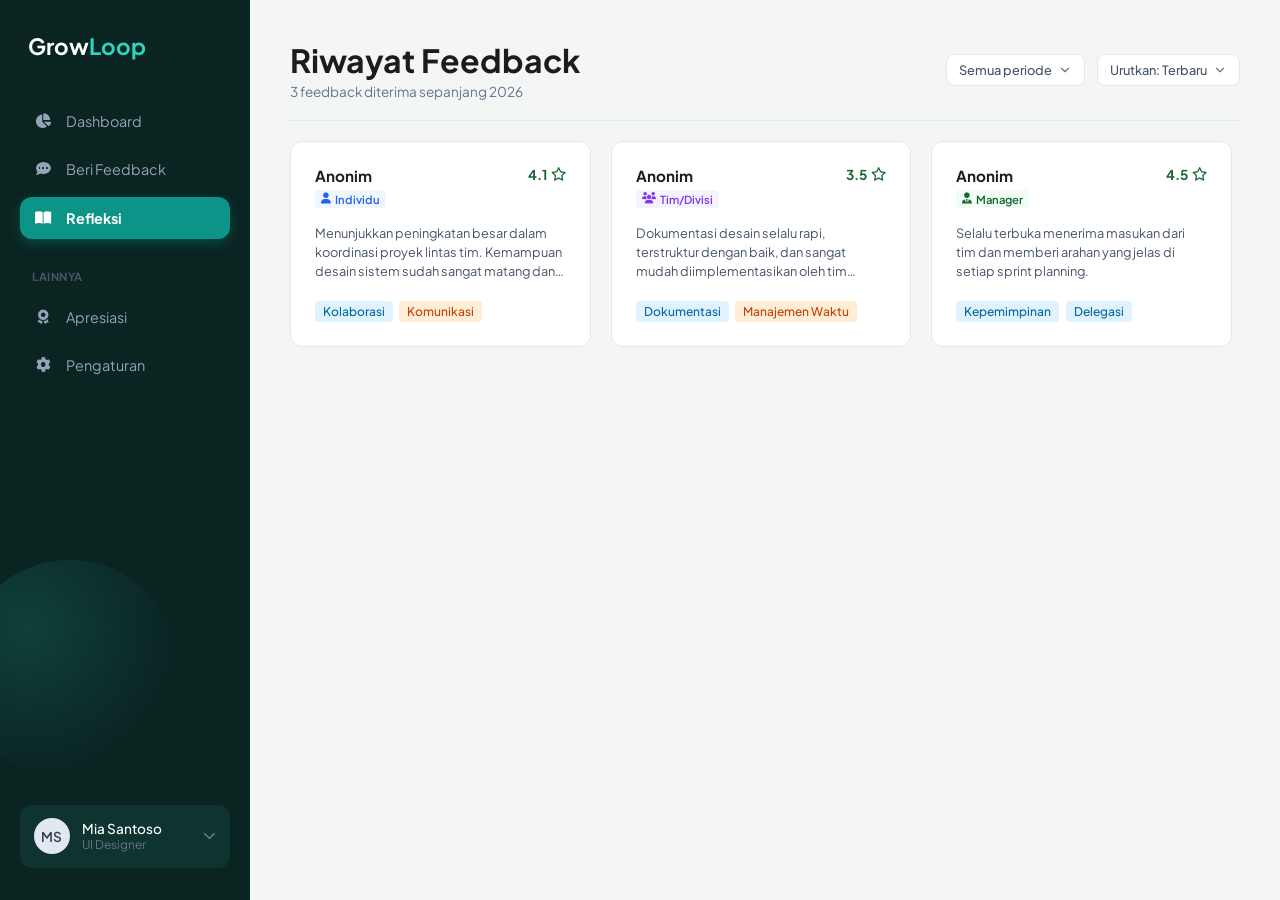
<file: growloop/riwayat-feedback.html>
<!DOCTYPE html>
<html lang="id">
<head>
    <meta charset="UTF-8">
    <meta name="viewport" content="width=device-width, initial-scale=1.0">
    <title>Riwayat Feedback - GrowLoop</title>
    <link href="https://fonts.googleapis.com/css2?family=Plus+Jakarta+Sans:wght@400;500;600;700;800&display=swap" rel="stylesheet">
    <link rel="stylesheet" href="https://cdnjs.cloudflare.com/ajax/libs/font-awesome/6.4.0/css/all.min.css">
    <link rel="stylesheet" href="css/base.css">
    <link rel="stylesheet" href="css/history.css">
</head>
<body>

    <div class="app-container">
        <!-- SIDEBAR -->
        <aside class="sidebar">
            <div>
                <div class="logo">Grow<span>Loop</span></div>
                <nav class="nav-menu">
                    <a href="index.html" class="nav-item"><i class="fa-solid fa-chart-pie" aria-hidden="true"></i> Dashboard</a>
                    <a href="beri-feedback.html" class="nav-item"><i class="fa-solid fa-comment-dots" aria-hidden="true"></i> Beri Feedback</a>
                    <a href="riwayat-feedback.html" class="nav-item"><i class="fa-solid fa-book-open" aria-hidden="true"></i> Refleksi</a>

                    <span class="menu-divider">LAINNYA</span>
                    <a href="#" class="nav-item"><i class="fa-solid fa-award" aria-hidden="true"></i> Apresiasi</a>
                    <a href="#" class="nav-item"><i class="fa-solid fa-gear" aria-hidden="true"></i> Pengaturan</a>
                </nav>
            </div>
            <button type="button" class="sidebar-profile" aria-haspopup="true" aria-expanded="false">
                <span class="profile-avatar">MS</span>
                <span class="profile-info">
                    <span class="profile-name">Mia Santoso</span>
                    <span class="profile-role">UI Designer</span>
                </span>
                <i class="fa-solid fa-chevron-down profile-dropdown-icon" aria-hidden="true"></i>
            </button>
        </aside>

        <!-- MAIN CONTENT AREA -->
        <main class="main-content history-main-layout">
            <div class="history-list-container">
                <header class="history-clean-header">
                    <div>
                        <h1>Riwayat Feedback</h1>
                        <p class="sub-count" id="subCount"></p>
                    </div>
                    <div class="header-filters">
                        <label class="sr-only" for="filterPeriode">Filter periode</label>
                        <select id="filterPeriode" class="history-select">
                            <option>Semua periode</option>
                        </select>
                        <label class="sr-only" for="filterUrutan">Urutkan</label>
                        <select id="filterUrutan" class="history-select">
                            <option>Urutkan: Terbaru</option>
                        </select>
                    </div>
                </header>

                <div class="history-grid-scroll-viewport">
                    <div class="history-grid-flow" id="historyGridFlow">
                        <!-- Diisi otomatis oleh js/history.js dari js/data.js -->
                    </div>
                </div>
            </div>

            <aside class="history-side-detail is-hidden" id="historySideDetail" aria-label="Detail feedback">

                <button class="btn-close-panel icon-btn icon-btn-sm" id="btnClosePanel" aria-label="Tutup detail panel">
                    <i class="fa-solid fa-xmark" aria-hidden="true"></i>
                </button>

                <div class="side-header-meta">
                    <div class="side-user-profile">
                        <div class="side-avatar-box icon-chip" id="pnlAvatar">AN</div>
                        <div class="side-name-title">
                            <h4 id="pnlName">Anonim</h4>
                            <div class="side-meta-labels">
                                <span id="pnlTarget" class="target-indicator">Individu</span>
                                <span class="meta-separator">•</span>
                                <span id="pnlDate">28 Mei 2026</span>
                            </div>
                        </div>
                    </div>
                    <div class="side-score-badge">
                        <span id="pnlScore">4.4</span> <i class="fa-solid fa-star" aria-hidden="true"></i>
                    </div>
                </div>

                <div class="side-scroll-body">
                    <div class="side-competency-section">
                        <h5>Skor Kompetensi</h5>
                        <div class="side-bar-row">
                            <div class="side-bar-info"><span>Komunikasi</span></div>
                            <div class="side-progress-track"><div class="side-bar-fill fill-orange" id="compBar1"></div></div>
                        </div>
                        <div class="side-bar-row">
                            <div class="side-bar-info"><span>Kerja Sama Tim</span></div>
                            <div class="side-progress-track"><div class="side-bar-fill fill-green" id="compBar2"></div></div>
                        </div>
                        <div class="side-bar-row">
                            <div class="side-bar-info"><span>Tanggung Jawab</span></div>
                            <div class="side-progress-track"><div class="side-bar-fill fill-blue" id="compBar3"></div></div>
                        </div>
                        <div class="side-bar-row">
                            <div class="side-bar-info"><span>Inisiatif</span></div>
                            <div class="side-progress-track"><div class="side-bar-fill fill-yellow" id="compBar4"></div></div>
                        </div>
                        <div class="side-bar-row">
                            <div class="side-bar-info"><span>Kualitas Kerja</span></div>
                            <div class="side-progress-track"><div class="side-bar-fill fill-purple" id="compBar5"></div></div>
                        </div>
                    </div>

                    <div class="block-detail-info">
                        <h5>Yang Sudah Baik</h5>
                        <div class="box-callout callout-green">
                            <p id="pnlGoodText">Memuat informasi feedback...</p>
                        </div>
                    </div>

                    <div class="block-detail-info">
                        <h5>Yang Perlu Ditingkatkan</h5>
                        <div class="box-callout callout-orange">
                            <p id="pnlImproveText">Memuat informasi feedback...</p>
                        </div>
                    </div>

                    <div class="block-detail-info">
                        <h5>Saran Pengembangan</h5>
                        <div class="box-callout callout-purple">
                            <p id="pnlDevelopText">Memuat informasi feedback...</p>
                        </div>
                    </div>
                </div>
            </aside>
        </main>
    </div>

    <script src="js/data.js"></script>
    <script src="js/common.js"></script>
    <script src="js/history.js"></script>
</body>
</html>
</file>
<file: growloop/css/base.css>
/* =========================================================
   GrowLoop — Base
   Reset, token warna, layout aplikasi (sidebar + main),
   dan komponen yang dipakai di lebih dari satu halaman.
   ========================================================= */

/* --- Reset --- */
*,
*::before,
*::after {
    margin: 0;
    padding: 0;
    box-sizing: border-box;
}

html {
    -webkit-text-size-adjust: 100%;
}

body {
    font-family: 'Plus Jakarta Sans', sans-serif;
}

button,
input,
select,
textarea {
    font: inherit;
    color: inherit;
}

img,
svg {
    display: block;
    max-width: 100%;
}

/* --- Token desain --- */
:root {
    /* Warna dasar */
    --bg-sidebar: #0A2422;
    --bg-sidebar-soft: #0F332F;
    --bg-main: #F4F6F5;
    --text-dark: #1A1D1C;
    --text-muted: #64748B;
    --text-subtle: #94A3B8;
    /* Warna brand (aksen utama: tombol, link, progress bar, nav aktif) */
    --accent-dark-green: #0D9488;
    --accent-dark-green-hover: #0F766E;
    --accent-light-green: #CCFBF1;
    --brand-bright: #2DD4BF;
    --border-subtle: #E2E8F0;
    --border-faint: #F1F5F9;
    --card-white: #FFFFFF;

    /* Skala hijau (skor baik / status positif) */
    --green-50: #F0FDF4;
    --green-100: #DCFCE7;
    --green-500: #22C55E;
    --green-600: #4ADE80;
    --green-800: #166534;

    /* Warna sekunder untuk badge / tag / grafik */
    --blue-50: #EFF6FF;
    --blue-500: #3B82F6;
    --blue-600: #2563EB;
    --cyan-100: #E0F2FE;
    --cyan-700: #0369A1;
    --orange-50: #FFF7ED;
    --orange-100: #FFEDD5;
    --orange-600: #EA580C;
    --orange-700: #C2410C;
    --orange-500: #F97316;
    --yellow-500: #EAB308;
    --teal-500: #14B8A6;
    --purple-50: #F5F3FF;
    --purple-500: #A855F7;
    --purple-600: #7C3AED;
    --purple-700: #5B21B6;
    --red-500: #EF4444;
    --rose-600: #E11D48;
    --rose-100: #FFE4E6;
    --slate-100: #F1F5F9;
    --slate-300: #CBD5E1;
    --slate-400: #94A3B8;
    --slate-600: #475569;
    --slate-700: #334155;
    --slate-800: #1E293B;
    --slate-900: #0F172A;

    /* Tipografi & bentuk */
    --radius-sm: 6px;
    --radius-md: 8px;
    --radius-lg: 12px;
    --radius-xl: 16px;
    --shadow-card-hover: 0 6px 16px rgba(0, 0, 0, 0.04);

    /* Ikon panah dropdown, dipakai ulang oleh semua select */
    --chevron-icon: url("data:image/svg+xml;charset=UTF-8,%3csvg xmlns='http://www.w3.org/2000/svg' viewBox='0 0 24 24' fill='none' stroke='%2364748B' stroke-width='2' stroke-linecap='round' stroke-linejoin='round'%3e%3cpolyline points='6 9 12 15 18 9'%3e%3c/polyline%3e%3c/svg%3e");
}

body {
    background-color: var(--bg-main);
    color: var(--text-dark);
}

a {
    color: inherit;
}

/* --- Aksesibilitas: fokus keyboard terlihat jelas --- */
a:focus-visible,
button:focus-visible,
input:focus-visible,
select:focus-visible,
textarea:focus-visible,
[tabindex]:focus-visible {
    outline: 2px solid var(--accent-dark-green);
    outline-offset: 2px;
}

.sr-only {
    position: absolute;
    width: 1px;
    height: 1px;
    padding: 0;
    margin: -1px;
    overflow: hidden;
    clip: rect(0, 0, 0, 0);
    white-space: nowrap;
    border: 0;
}

/* =========================================================
   Kerangka aplikasi: sidebar + area konten
   ========================================================= */
.app-container {
    display: flex;
    min-height: 100vh;
}

/* --- Sidebar --- */
.sidebar {
    width: 250px;
    flex-shrink: 0;
    background-color: var(--bg-sidebar);
    padding: 2rem 1.25rem;
    display: flex;
    flex-direction: column;
    justify-content: space-between;
    position: fixed;
    height: 100vh;
    overflow: hidden;
}

/* Aksen daun dekoratif, samar-samar di belakang menu */
.sidebar::before {
    content: "";
    position: absolute;
    left: -40px;
    bottom: 120px;
    width: 220px;
    height: 220px;
    background: radial-gradient(circle at 30% 30%, rgba(45, 212, 191, 0.16), transparent 70%);
    border-radius: 50%;
    pointer-events: none;
}

.sidebar > * {
    position: relative;
    z-index: 1;
}

.logo {
    display: flex;
    align-items: center;
    color: #FFFFFF;
    font-size: 1.4rem;
    font-weight: 700;
    margin-bottom: 2.5rem;
    padding-left: 0.5rem;
}

.logo span {
    color: var(--brand-bright);
}

.nav-menu {
    display: flex;
    flex-direction: column;
    gap: 0.4rem;
}

.nav-item {
    display: flex;
    align-items: center;
    gap: 0.85rem;
    color: var(--slate-400);
    text-decoration: none;
    padding: 0.75rem 0.9rem;
    border-radius: var(--radius-lg);
    font-size: 0.9rem;
    transition: background-color 0.2s ease, color 0.2s ease;
}

.nav-item i {
    width: 18px;
    text-align: center;
}

.nav-item:hover {
    background-color: rgba(255, 255, 255, 0.06);
    color: #FFFFFF;
}

.nav-item.is-active {
    background-color: var(--accent-dark-green);
    color: #FFFFFF;
    font-weight: 700;
    box-shadow: 0 4px 12px rgba(13, 148, 136, 0.35);
}

.nav-item.is-active:hover {
    background-color: var(--accent-dark-green);
}

.menu-divider {
    display: block;
    color: var(--slate-600);
    font-size: 0.7rem;
    font-weight: 700;
    letter-spacing: 0.5px;
    margin-top: 1.5rem;
    margin-bottom: 0.4rem;
    padding-left: 0.75rem;
}

.sidebar-profile {
    display: flex;
    align-items: center;
    gap: 0.75rem;
    padding: 0.85rem;
    border-radius: var(--radius-lg);
    border: none;
    background: var(--bg-sidebar-soft);
    cursor: pointer;
    width: 100%;
    text-align: left;
    transition: background-color 0.2s ease;
}

.sidebar-profile:hover {
    background-color: #12403A;
}

.profile-avatar {
    width: 36px;
    height: 36px;
    background-color: var(--border-subtle);
    color: var(--slate-700);
    font-weight: 600;
    font-size: 0.85rem;
    border-radius: 50%;
    display: flex;
    align-items: center;
    justify-content: center;
    flex-shrink: 0;
}

.profile-info {
    display: flex;
    flex-direction: column;
    flex: 1;
    min-width: 0;
}

.profile-name {
    color: #FFFFFF;
    font-size: 0.85rem;
    font-weight: 500;
}

.profile-role {
    color: var(--text-muted);
    font-size: 0.75rem;
}

.profile-dropdown-icon {
    color: var(--text-muted);
    font-size: 0.8rem;
}

/* --- Area konten utama --- */
.main-content {
    flex: 1;
    margin-left: 250px;
    padding: 2.5rem;
    max-width: 1300px;
    min-width: 0;
}

.content-header h1 {
    font-size: 1.75rem;
    font-weight: 700;
}

.content-header h1 span {
    color: var(--accent-dark-green);
    font-style: italic;
    font-weight: 400;
}

.content-header p {
    color: var(--text-muted);
    font-size: 0.9rem;
    margin-top: 0.25rem;
}

.user-name {
    color: var(--green-800);
}

/* =========================================================
   Komponen bersama
   ========================================================= */

/* --- Kartu panel generik --- */
.form-panel {
    background-color: var(--card-white);
    border: 1px solid var(--border-subtle);
    border-radius: var(--radius-lg);
    padding: 1.75rem;
}

.panel-title {
    font-size: 1.1rem;
    font-weight: 700;
}

.panel-header-inline {
    display: flex;
    justify-content: space-between;
    align-items: flex-start;
    gap: 1rem;
    margin-bottom: 1.25rem;
}

/* --- Link dengan panah (mis. "Lihat semua", "Lihat detail") --- */
.link-action {
    display: inline-flex;
    align-items: center;
    gap: 0.3rem;
    font-size: 0.8rem;
    color: var(--accent-dark-green);
    font-weight: 600;
    text-decoration: none;
}

.link-action i {
    font-size: 0.7rem;
    transition: transform 0.15s ease;
}

.link-action:hover {
    color: var(--accent-dark-green-hover);
}

.link-action:hover i {
    transform: translateX(2px);
}

.link-action-sm {
    font-size: 0.75rem;
}

/* --- Tombol ikon bulat (mis. notifikasi, tutup panel) --- */
.icon-btn {
    width: 40px;
    height: 40px;
    border-radius: 50%;
    background-color: var(--card-white);
    border: 1px solid var(--border-subtle);
    color: var(--text-muted);
    display: flex;
    align-items: center;
    justify-content: center;
    font-size: 1rem;
    cursor: pointer;
    flex-shrink: 0;
    box-shadow: 0 1px 2px rgba(15, 23, 42, 0.04);
    transition: border-color 0.15s ease, box-shadow 0.15s ease, color 0.15s ease;
}

.icon-btn:hover {
    background-color: #F8FAFC;
    border-color: var(--slate-300);
    color: var(--text-dark);
    box-shadow: 0 2px 6px rgba(15, 23, 42, 0.08);
}

.icon-btn-sm {
    width: 32px;
    height: 32px;
    font-size: 0.85rem;
}

/* --- Ikon berwarna dalam lingkaran/kotak (mis. kartu KPI, target feedback) --- */
.icon-chip,
.icon-chip-square {
    display: flex;
    align-items: center;
    justify-content: center;
    flex-shrink: 0;
}

.icon-chip {
    border-radius: 50%;
}

.icon-chip-square {
    border-radius: var(--radius-md);
}

.icon-blue   { background-color: var(--blue-50); color: var(--blue-500); }
.icon-green  { background-color: var(--green-50); color: var(--green-500); }
.icon-yellow { background-color: #FEFCE8; color: var(--yellow-500); }
.icon-teal   { background-color: #F0FDFA; color: var(--teal-500); }
.icon-purple { background-color: var(--purple-50); color: var(--purple-500); }
.icon-orange { background-color: var(--orange-50); color: var(--orange-600); }
.icon-forest { background-color: var(--accent-light-green); color: var(--accent-dark-green); }
.icon-neutral { background-color: #F8FAFC; color: var(--text-muted); border: 1px solid var(--border-subtle); }

/* --- Banner info (anonimitas) --- */
.info-banner {
    background-color: var(--card-white);
    border: 1px solid var(--border-subtle);
    border-radius: var(--radius-lg);
    padding: 1.5rem;
    display: flex;
    align-items: center;
    gap: 1.25rem;
    margin-top: 1.5rem;
    position: relative;
    overflow: hidden;
}

.banner-icon {
    width: 44px;
    height: 44px;
    font-size: 1.2rem;
}

.banner-text h3 {
    font-size: 1rem;
    font-weight: 600;
    margin-bottom: 0.25rem;
}

.banner-text p {
    color: var(--text-muted);
    font-size: 0.85rem;
    line-height: 1.4;
}

.banner-graphic {
    position: absolute;
    right: 1.5rem;
    display: flex;
    align-items: center;
}

/* --- Dropdown (select) baku --- */
.form-select,
.select-timeline,
.history-select {
    background-color: var(--card-white);
    color: var(--slate-600);
    border: 1px solid var(--border-subtle);
    border-radius: var(--radius-md);
    padding: 0.45rem 2rem 0.45rem 0.75rem;
    font-size: 0.8rem;
    font-weight: 500;
    cursor: pointer;
    appearance: none;
    background-image: var(--chevron-icon);
    background-repeat: no-repeat;
    background-position: right 0.75rem center;
    background-size: 0.85rem;
    transition: border-color 0.15s ease;
}

.form-select:hover,
.select-timeline:hover,
.history-select:hover {
    border-color: var(--text-muted);
}

.form-select:focus-visible,
.select-timeline:focus-visible,
.history-select:focus-visible {
    border-color: var(--accent-dark-green);
}

/* Dropdown besar untuk isian form (mis. pilih karyawan) */
.form-select-lg {
    width: 100%;
    background-color: var(--card-white);
    color: var(--text-dark);
    border: 1px solid var(--border-subtle);
    border-radius: var(--radius-md);
    padding: 0.85rem 1rem;
    font-size: 0.9rem;
    font-weight: 500;
    appearance: none;
    background-image: var(--chevron-icon);
    background-repeat: no-repeat;
    background-position: right 1rem center;
    background-size: 1rem;
    transition: border-color 0.15s ease;
}

.form-select-lg:hover {
    border-color: var(--text-muted);
}

.form-select-lg:focus-visible {
    border-color: var(--accent-dark-green);
}

/* --- State error (dipakai saat validasi gagal, mis. dropdown wajib diisi) --- */
.is-invalid {
    border-color: var(--red-500) !important;
}

.field-error-msg {
    display: flex;
    align-items: center;
    gap: 0.4rem;
    color: var(--red-500);
    font-size: 0.78rem;
    font-weight: 500;
    margin-top: 0.5rem;
}

.field-error-msg.is-hidden {
    display: none;
}

/* --- Kotak tips --- */
.tips-box {
    background-color: #F8FAFC;
    border: 1px solid var(--border-subtle);
    border-radius: var(--radius-md);
    padding: 1rem 1.25rem;
}

.tips-title {
    color: var(--green-800);
    font-size: 0.85rem;
    font-weight: 600;
    display: flex;
    align-items: center;
    gap: 0.5rem;
    margin-bottom: 0.5rem;
}

.tips-box ul {
    list-style: none;
}

.tips-box li {
    font-size: 0.8rem;
    color: var(--slate-600);
    position: relative;
    padding-left: 1rem;
    line-height: 1.5;
    margin-bottom: 0.25rem;
}

.tips-box li::before {
    content: "•";
    position: absolute;
    left: 0;
    color: var(--slate-400);
}

.tips-box p {
    font-size: 0.8rem;
    color: var(--text-muted);
    line-height: 1.5;
}

/* --- Tombol --- */
.btn-secondary,
.btn-primary {
    border-radius: var(--radius-md);
    font-size: 0.9rem;
    font-weight: 500;
    cursor: pointer;
    display: inline-flex;
    align-items: center;
    justify-content: center;
    gap: 0.5rem;
    transition: background-color 0.15s ease;
}

.btn-secondary {
    background-color: #FFFFFF;
    border: 1px solid var(--border-subtle);
    color: var(--text-dark);
    padding: 0.75rem 1.5rem;
}

.btn-secondary:hover {
    background-color: #F8FAFC;
}

.btn-primary {
    background-color: var(--accent-dark-green);
    color: #FFFFFF;
    border: none;
    padding: 0.75rem 1.75rem;
}

.btn-primary:hover {
    background-color: var(--accent-dark-green-hover);
}

.action-footer {
    display: flex;
    justify-content: flex-end;
    gap: 0.75rem;
    margin-top: 1rem;
}

/* --- Status disabled (dipakai di dashboard untuk fitur belum aktif) --- */
.is-disabled {
    pointer-events: none;
    cursor: not-allowed;
    opacity: 0.55;
    user-select: none;
    box-shadow: none !important;
}

.is-disabled svg,
.is-disabled img {
    filter: grayscale(60%) opacity(80%);
}

.is-disabled a,
.is-disabled button {
    text-decoration: none !important;
    color: var(--slate-400) !important;
}

/* =========================================================
   Animasi bersama
   ========================================================= */
@keyframes fadeUp {
    from {
        opacity: 0;
        transform: translateY(15px);
    }
    to {
        opacity: 1;
        transform: translateY(0);
    }
}

.animate-fade-up {
    animation: fadeUp 0.4s ease-out backwards;
}

@keyframes growBar {
    from { width: 0%; }
    to { width: var(--target-width); }
}

.bar-fill.animate-bar-grow {
    animation: growBar 1s cubic-bezier(0.4, 0, 0.2, 1) 0.4s backwards;
}

@keyframes drawLine {
    from { stroke-dashoffset: 600; }
    to { stroke-dashoffset: 0; }
}

.animated-line-path {
    stroke-dasharray: 600;
    animation: drawLine 1.5s cubic-bezier(0.4, 0, 0.2, 1) 0.6s backwards;
}

@media (prefers-reduced-motion: reduce) {
    .animate-fade-up,
    .bar-fill.animate-bar-grow,
    .animated-line-path {
        animation: none;
    }
    .animate-fade-up { opacity: 1; transform: none; }
    .bar-fill.animate-bar-grow { width: var(--target-width); }
    .animated-line-path { stroke-dashoffset: 0; }
}

/* =========================================================
   Responsif: sidebar & main-content
   ========================================================= */
@media (max-width: 768px) {
    .sidebar {
        position: relative;
        width: 100%;
        height: auto;
    }
    .main-content {
        margin-left: 0;
        padding: 1.25rem;
    }
}
</file>
<file: growloop/css/dashboard.css>
/* =========================================================
   GrowLoop — Dashboard
   ========================================================= */

.noti-bell {
    position: relative;
}

.noti-dot {
    position: absolute;
    top: 10px;
    right: 12px;
    width: 6px;
    height: 6px;
    background: var(--red-500);
    border-radius: 50%;
}

.header-title-wrapper {
    display: flex;
    justify-content: space-between;
    align-items: center;
    gap: 1rem;
}

/* --- KPI cards --- */
.kpi-grid {
    display: grid;
    grid-template-columns: repeat(4, 1fr);
    gap: 1rem;
    margin-top: 1.5rem;
}

.kpi-card {
    background: var(--card-white);
    border: 1px solid var(--border-subtle);
    border-radius: var(--radius-lg);
    padding: 1.25rem;
    display: flex;
    align-items: center;
    gap: 1rem;
}

.kpi-icon {
    width: 42px;
    height: 42px;
    font-size: 1.1rem;
}

.kpi-data {
    display: flex;
    flex-direction: column;
    flex: 1;
    min-width: 0;
}

.kpi-label {
    font-size: 0.75rem;
    color: var(--text-muted);
    font-weight: 500;
}

.kpi-value {
    font-size: 1.35rem;
    font-weight: 700;
    margin: 0.25rem 0;
}

.kpi-value .score-max {
    font-size: 0.85rem;
    color: var(--text-muted);
    font-weight: 400;
}

.kpi-trend {
    font-size: 0.72rem;
    font-weight: 500;
    color: var(--green-800);
}

.kpi-trend small {
    color: var(--text-muted);
    font-weight: 400;
}

.kpi-link {
    margin-top: 0.15rem;
}

/* --- Grid tengah: kekuatan / area ditingkatkan / tren --- */
.dashboard-middle-grid {
    display: grid;
    grid-template-columns: 1fr 1fr 1.2fr;
    gap: 1.5rem;
    margin-top: 1.5rem;
}

.progress-list {
    display: flex;
    flex-direction: column;
    gap: 1rem;
}

.progress-item {
    display: flex;
    align-items: flex-start;
    gap: 0.75rem;
}

.progress-icon {
    width: 30px;
    height: 30px;
    font-size: 0.75rem;
    border-radius: var(--radius-sm);
    flex-shrink: 0;
}

.progress-body {
    flex: 1;
    min-width: 0;
    display: flex;
    flex-direction: column;
    gap: 0.5rem;
    padding-top: 0.15rem;
}

.progress-info {
    display: flex;
    justify-content: space-between;
    align-items: center;
}

.progress-label-text {
    font-size: 0.85rem;
    font-weight: 500;
}

.aspect-score {
    font-size: 0.85rem;
    font-weight: 700;
    color: var(--text-dark);
    flex-shrink: 0;
}

.aspect-score.tone-orange {
    color: var(--orange-600);
}

.progress-bar {
    width: 100%;
    height: 6px;
    background-color: var(--slate-100);
    border-radius: 10px;
    overflow: hidden;
}

.bar-fill {
    height: 100%;
    background-color: var(--accent-dark-green);
    border-radius: 10px;
}

.bar-fill.bg-orange {
    background-color: var(--orange-500);
}

/* --- Grafik tren mini --- */
.chart-form-panel {
    display: flex;
    flex-direction: column;
}

.chart-container-dummy {
    position: relative;
    padding: 0.5rem 0 0.5rem 0;
    display: flex;
    flex-direction: column;
    gap: 0.75rem;
}

.chart-container-dummy svg {
    width: 100%;
    height: 190px;
    overflow: visible;
}

.chart-axis-label {
    font-size: 11px;
    font-weight: 600;
    fill: var(--text-subtle);
}

.chart-labels {
    display: flex;
    justify-content: space-between;
    padding: 0 8px 0 24px;
    font-size: 0.8rem;
    color: var(--text-muted);
    font-weight: 500;
}

/* --- Titik data interaktif: hover untuk lihat skor --- */
.chart-point {
    cursor: pointer;
}

.chart-point-hit {
    fill: transparent;
    pointer-events: all;
}

.chart-point-dot {
    fill: #FFFFFF;
    stroke: var(--accent-dark-green);
    stroke-width: 2.5px;
    transform-box: fill-box;
    transform-origin: center;
    transition: transform 0.15s ease;
}

.chart-point:hover .chart-point-dot,
.chart-point:focus-visible .chart-point-dot {
    transform: scale(1.5);
    fill: var(--accent-dark-green);
}

.chart-tooltip {
    opacity: 0;
    transform: translateY(4px);
    transform-box: fill-box;
    transform-origin: center;
    transition: opacity 0.15s ease, transform 0.15s ease;
    pointer-events: none;
}

.chart-point:hover .chart-tooltip,
.chart-point:focus-visible .chart-tooltip {
    opacity: 1;
    transform: translateY(0);
}

.chart-tooltip rect,
.chart-tooltip polygon {
    fill: var(--accent-dark-green);
}

.chart-tooltip text {
    fill: #FFFFFF;
    font-size: 11px;
    font-weight: 700;
    font-family: 'Plus Jakarta Sans', sans-serif;
}

@media (prefers-reduced-motion: reduce) {
    .chart-point-dot,
    .chart-tooltip {
        transition: none;
    }
}

/* --- Header panel dengan ikon + judul + subjudul (dipakai Feedback Terbaru) --- */
.panel-heading-group {
    display: flex;
    align-items: center;
    gap: 0.75rem;
    min-width: 0;
}

.chart-panel-header {
    flex-wrap: wrap;
    row-gap: 0.75rem;
}

.panel-icon-circle {
    width: 38px;
    height: 38px;
    font-size: 0.95rem;
}

.panel-subtitle {
    font-size: 0.78rem;
    color: var(--text-muted);
    margin-top: 0.1rem;
}

/* --- Feedback terbaru: daftar kartu --- */
.fb-card-list {
    display: flex;
    flex-direction: column;
    gap: 0.75rem;
}

.fb-card-item {
    border: 1px solid var(--border-subtle);
    border-radius: var(--radius-md);
    padding: 1rem;
    display: flex;
    flex-direction: column;
    gap: 0.6rem;
}

.fb-card-top {
    display: flex;
    justify-content: space-between;
    align-items: flex-start;
    gap: 0.75rem;
}

.fb-card-user {
    display: flex;
    align-items: center;
    gap: 0.6rem;
    min-width: 0;
}

.fb-avatar {
    width: 32px;
    height: 32px;
    border-radius: 50%;
    background-color: var(--accent-dark-green);
    color: #FFFFFF;
    font-size: 0.75rem;
    font-weight: 700;
    display: flex;
    align-items: center;
    justify-content: center;
    flex-shrink: 0;
}

.fb-user-info {
    display: flex;
    flex-direction: column;
    min-width: 0;
}

.fb-user-name {
    font-size: 0.85rem;
    font-weight: 600;
    color: var(--text-dark);
}

.fb-user-role {
    font-size: 0.75rem;
    color: var(--text-muted);
}

.fb-card-date {
    font-size: 0.75rem;
    color: var(--text-muted);
    white-space: nowrap;
    flex-shrink: 0;
}

.fb-card-body {
    display: flex;
    justify-content: space-between;
    align-items: center;
    gap: 1rem;
}

.fb-card-text {
    font-size: 0.8rem;
    color: var(--slate-700);
    line-height: 1.5;
    margin: 0;
}

.score-pill {
    flex-shrink: 0;
    padding: 3px 12px;
    border-radius: 999px;
    font-size: 0.8rem;
    font-weight: 700;
}

.score-pill-good {
    background-color: var(--green-50);
    color: var(--green-800);
}

.score-pill-neutral {
    background-color: #EEF2FF;
    color: #4F46E5;
}

/* --- Action plan mendekati deadline --- */
.deadline-item {
    margin-top: 1.25rem;
    background: var(--orange-50);
    padding: 1rem;
    border-radius: var(--radius-md);
    border: 1px solid var(--orange-100);
    display: flex;
    justify-content: space-between;
    align-items: center;
}

.deadline-wrapper {
    display: flex;
    align-items: center;
    gap: 0.75rem;
}

.deadline-icon {
    width: 36px;
    height: 36px;
    background-color: var(--rose-100);
    color: var(--rose-600);
    font-size: 0.95rem;
}

.deadline-info {
    display: flex;
    flex-direction: column;
    gap: 0.15rem;
}

.deadline-info strong {
    font-size: 0.85rem;
    font-weight: 600;
    color: var(--text-dark);
}

.deadline-info span {
    color: var(--text-muted);
    font-size: 0.75rem;
}

.deadline-progress-circle {
    width: 40px;
    height: 40px;
    border-radius: 50%;
    border: 3px solid var(--slate-100);
    border-top-color: var(--green-500);
    display: flex;
    align-items: center;
    justify-content: center;
    font-size: 0.75rem;
    font-weight: 700;
    color: var(--green-800);
    flex-shrink: 0;
}

.tips-box.tips-box-spaced {
    margin-top: 1.5rem;
}

/* --- Grid bawah: Feedback Terbaru + Action Plan --- */
.dashboard-bottom-grid {
    display: grid;
    grid-template-columns: 1.1fr 1fr;
    gap: 1.5rem;
    margin-top: 1.5rem;
    align-items: start;
}

/* =========================================================
   Responsif
   ========================================================= */
@media (max-width: 1200px) {
    .dashboard-middle-grid {
        grid-template-columns: 1fr 1fr;
    }
}

@media (max-width: 1100px) {
    .dashboard-bottom-grid {
        grid-template-columns: 1fr;
    }
}

@media (max-width: 1024px) {
    .kpi-grid {
        grid-template-columns: repeat(2, 1fr);
    }
}

@media (max-width: 768px) {
    .dashboard-middle-grid {
        grid-template-columns: 1fr;
    }
    .header-title-wrapper {
        align-items: flex-start;
    }
}

@media (max-width: 640px) {
    .kpi-grid {
        grid-template-columns: 1fr;
    }
}
</file>
<file: growloop/css/feedback-form.css>
/* =========================================================
   GrowLoop — Beri Feedback
   ========================================================= */

.form-grid {
    display: grid;
    grid-template-columns: 1.1fr 1fr;
    gap: 1.5rem;
    margin-top: 1.5rem;
    align-items: start;
}

.form-column {
    display: flex;
    flex-direction: column;
    gap: 1.5rem;
}

.form-group {
    display: flex;
    flex-direction: column;
}

.form-group + .form-group {
    margin-top: 1.25rem;
}

.form-label {
    display: block;
    font-size: 0.85rem;
    font-weight: 600;
    margin-bottom: 0.6rem;
}

.form-legend {
    font-size: 0.85rem;
    font-weight: 600;
    margin-bottom: 0.6rem;
    padding: 0;
    border: none;
}

/* --- 1. Seleksi target feedback --- */
.target-fieldset {
    border: none;
    padding: 0;
    margin: 0;
}

.target-options {
    display: grid;
    grid-template-columns: repeat(3, 1fr);
    gap: 0.75rem;
    list-style: none;
}

.target-card {
    position: relative;
    display: block;
}

.target-card input {
    position: absolute;
    opacity: 0;
    width: 1px;
    height: 1px;
}

.target-card-face {
    border: 1px solid var(--border-subtle);
    border-radius: var(--radius-md);
    padding: 0.85rem 1rem;
    display: flex;
    align-items: center;
    gap: 0.75rem;
    cursor: pointer;
    transition: border-color 0.15s ease, background-color 0.15s ease;
}

.target-icon {
    width: 34px;
    height: 34px;
    background-color: #F8FAFC;
    border: 1px solid var(--border-subtle);
    color: var(--text-muted);
    transition: background-color 0.15s ease, color 0.15s ease, border-color 0.15s ease;
}

.target-info h4 {
    font-size: 0.85rem;
    font-weight: 600;
}

.target-info p {
    font-size: 0.75rem;
    color: var(--text-muted);
}

.target-card input:checked + .target-card-face {
    border-color: var(--accent-dark-green);
}

.target-card input:checked + .target-card-face .target-icon {
    background-color: var(--accent-light-green);
    color: var(--accent-dark-green);
    border-color: transparent;
}

.target-card input:focus-visible + .target-card-face {
    outline: 2px solid var(--accent-dark-green);
    outline-offset: 2px;
}

.status-alert {
    background-color: var(--green-50);
    color: var(--green-800);
    font-size: 0.8rem;
    font-weight: 500;
    padding: 0.75rem 1rem;
    border-radius: var(--radius-sm);
    margin-top: 1.25rem;
    display: flex;
    align-items: center;
    gap: 0.5rem;
}

/* --- 2. Tabel penilaian kompetensi --- */
.competency-table {
    display: flex;
    flex-direction: column;
    margin-top: 1.5rem;
}

.table-header,
.table-row {
    display: grid;
    grid-template-columns: 2fr repeat(5, 40px);
    gap: 0.5rem;
    align-items: center;
}

.table-header {
    padding-bottom: 0.75rem;
    border-bottom: 1px solid var(--border-subtle);
    color: var(--text-muted);
    font-size: 0.8rem;
    font-weight: 500;
}

.header-score {
    text-align: center;
}

.table-row {
    padding: 1.2rem 0;
    border-bottom: 1px solid var(--border-faint);
}

.table-row:last-child {
    border-bottom: none;
}

.aspect-desc strong {
    font-size: 0.85rem;
    font-weight: 600;
    display: block;
}

.aspect-desc p {
    font-size: 0.75rem;
    color: var(--text-muted);
    margin-top: 0.15rem;
}

.score-opt {
    display: flex;
    justify-content: center;
}

.score-opt label {
    display: flex;
    align-items: center;
    justify-content: center;
    width: 32px;
    height: 32px;
    cursor: pointer;
}

.score-opt input[type="radio"] {
    accent-color: var(--accent-dark-green);
    width: 16px;
    height: 16px;
    cursor: pointer;
}

/* --- 3. Feedback kualitatif --- */
.text-areas-panel {
    display: flex;
    flex-direction: column;
    gap: 0.85rem;
}

.text-counter-wrapper {
    position: relative;
}

.form-textarea {
    width: 100%;
    background-color: var(--card-white);
    color: var(--text-dark);
    border: 1px solid var(--border-subtle);
    border-radius: var(--radius-md);
    padding: 1rem;
    font-size: 0.9rem;
    resize: none;
    height: 110px;
    line-height: 1.4;
    transition: border-color 0.15s ease;
}

.form-textarea:hover {
    border-color: var(--text-muted);
}

.form-textarea:focus-visible {
    border-color: var(--accent-dark-green);
}

.form-textarea::placeholder {
    color: #71717A;
}

.char-counter {
    text-align: right;
    font-size: 0.75rem;
    color: var(--text-muted);
    margin-top: 0.25rem;
}

/* =========================================================
   Responsif
   ========================================================= */
@media (max-width: 1100px) {
    .form-grid {
        grid-template-columns: 1fr;
    }
}

@media (max-width: 768px) {
    .info-banner {
        padding-right: 1.5rem;
    }
    .banner-graphic {
        display: none;
    }
    .target-options {
        grid-template-columns: 1fr;
    }
}
</file>
<file: growloop/css/history.css>
/* =========================================================
   GrowLoop — Riwayat Feedback
   ========================================================= */

.history-main-layout {
    display: flex;
    gap: 1.5rem;
    width: 100%;
    height: calc(100dvh - 5rem);
    align-items: flex-start;
    box-sizing: border-box;
}

.history-list-container {
    flex: 1;
    display: flex;
    flex-direction: column;
    height: 100%;
    min-width: 0;
}

.history-clean-header {
    flex-shrink: 0;
    display: flex;
    justify-content: space-between;
    align-items: center;
    border-bottom: 1px solid var(--border-subtle);
    padding-bottom: 1.25rem;
    margin-bottom: 1rem;
}

.sub-count {
    font-size: 0.85rem;
    color: var(--text-muted);
    margin-top: 0.2rem;
}

.header-filters {
    display: flex;
    gap: 0.75rem;
}

/* --- Area scroll daftar kartu --- */
.history-grid-scroll-viewport {
    flex: 1;
    overflow-y: auto;
    padding-right: 8px;
    padding-top: 4px;
    padding-bottom: 2rem;
}

.history-grid-scroll-viewport::-webkit-scrollbar {
    width: 6px;
}
.history-grid-scroll-viewport::-webkit-scrollbar-track {
    background: transparent;
}
.history-grid-scroll-viewport::-webkit-scrollbar-thumb {
    background: var(--slate-300);
    border-radius: 10px;
}
.history-grid-scroll-viewport::-webkit-scrollbar-thumb:hover {
    background: var(--slate-400);
}

.history-grid-flow {
    display: grid;
    gap: 1.25rem;
    grid-template-columns: repeat(3, 1fr);
    transition: grid-template-columns 0.3s ease;
}

.history-grid-flow.split-grid {
    grid-template-columns: repeat(2, 1fr);
}

/* --- Kartu feedback --- */
.feedback-card-item {
    background: var(--card-white);
    border: 1px solid var(--border-subtle);
    border-radius: var(--radius-lg);
    padding: 1.5rem;
    cursor: pointer;
    text-align: left;
    width: 100%;
    display: block;
    transition: border-color 0.25s ease, transform 0.25s ease, box-shadow 0.25s ease;
}

.feedback-card-item:hover {
    border-color: var(--slate-300);
    transform: translateY(-2px);
    box-shadow: var(--shadow-card-hover);
}

.feedback-card-item.is-selected {
    border-color: var(--accent-dark-green);
    background-color: #F8FAFC;
    box-shadow: inset 0 0 0 1px var(--accent-dark-green), 0 4px 12px rgba(5, 150, 105, 0.05);
}

.card-meta-header {
    display: flex;
    justify-content: space-between;
    align-items: flex-start;
}

.meta-user h3 {
    font-size: 0.95rem;
    font-weight: 700;
    color: var(--text-dark);
}

.meta-score {
    font-size: 0.85rem;
    font-weight: 700;
    color: var(--green-800);
    display: flex;
    align-items: center;
    gap: 0.25rem;
}

.card-text-snippet {
    font-size: 0.8rem;
    color: var(--slate-600);
    line-height: 1.5;
    margin: 1rem 0 1.25rem 0;
    display: -webkit-box;
    -webkit-line-clamp: 3;
    line-clamp: 3;
    -webkit-box-orient: vertical;
    overflow: hidden;
}

.card-badge-skills {
    display: flex;
    flex-wrap: wrap;
    gap: 0.4rem;
}

.skill-tag {
    font-size: 0.75rem;
    padding: 3px 8px;
    border-radius: 4px;
    font-weight: 500;
}
.skill-tag.tag-strength { background: var(--cyan-100); color: var(--cyan-700); }
.skill-tag.tag-improve { background: var(--orange-100); color: var(--orange-700); }

/* --- Indikator jenis target (individu / tim / manager) --- */
.target-indicator {
    font-size: 0.7rem;
    font-weight: 600;
    display: inline-flex;
    align-items: center;
    gap: 4px;
    padding: 2px 6px;
    border-radius: 4px;
    margin-top: 4px;
}
.target-indicator.badge-individu { background: var(--blue-50); color: var(--blue-600); }
.target-indicator.badge-tim { background: var(--purple-50); color: var(--purple-600); }
.target-indicator.badge-manager { background: var(--green-50); color: var(--green-800); }

/* =========================================================
   Panel detail (samping)
   ========================================================= */
.history-side-detail {
    position: relative;
    width: 400px;
    min-width: 400px;
    max-width: 400px;
    background: var(--card-white);
    border: 1px solid var(--border-subtle);
    border-radius: var(--radius-xl);
    padding: 1.75rem;
    display: flex;
    flex-direction: column;
    gap: 1.5rem;
    height: 100%;
    box-shadow: -10px 0 30px rgba(0, 0, 0, 0.02), 0 10px 30px rgba(0, 0, 0, 0.04);
    box-sizing: border-box;
    flex-shrink: 0;

    opacity: 1;
    visibility: visible;
    transform: translateX(0);
    transition: transform 0.5s cubic-bezier(0.34, 1.56, 0.64, 1),
                opacity 0.4s ease,
                max-width 0.5s cubic-bezier(0.34, 1.56, 0.64, 1),
                min-width 0.5s cubic-bezier(0.34, 1.56, 0.64, 1),
                padding 0.4s ease,
                margin 0.5s ease;
}

.history-side-detail.is-hidden {
    max-width: 0;
    min-width: 0;
    width: 0;
    opacity: 0;
    padding: 0;
    margin-left: -1.5rem;
    border: none;
    transform: translateX(40px);
    visibility: hidden;
    pointer-events: none;
}

.btn-close-panel {
    position: absolute;
    top: 1.25rem;
    right: 1.25rem;
    z-index: 10;
}

.btn-close-panel:hover {
    transform: scale(1.05);
}

.side-header-meta {
    display: flex;
    justify-content: space-between;
    align-items: center;
    border-bottom: 1px solid var(--border-faint);
    padding-bottom: 1.25rem;
    padding-right: 2.5rem;
}

.side-user-profile {
    display: flex;
    align-items: center;
    gap: 0.85rem;
    min-width: 0;
}

.side-avatar-box {
    width: 44px;
    height: 44px;
    background: var(--border-subtle);
    color: var(--slate-700);
    font-weight: 700;
    font-size: 0.9rem;
}

.side-name-title h4 {
    font-size: 0.95rem;
    font-weight: 700;
    color: var(--text-dark);
}

.side-meta-labels {
    display: flex;
    align-items: center;
    gap: 0.35rem;
    font-size: 0.75rem;
    color: var(--text-muted);
    flex-wrap: wrap;
}

.meta-separator {
    color: var(--slate-300);
}

.side-score-badge {
    background: var(--green-50);
    border: 1px solid var(--green-100);
    padding: 5px 12px;
    border-radius: 30px;
    font-weight: 700;
    color: var(--green-800);
    font-size: 0.85rem;
    display: flex;
    align-items: center;
    gap: 0.25rem;
    white-space: nowrap;
    flex-shrink: 0;
}

.side-scroll-body {
    overflow-y: auto;
    flex: 1;
    display: flex;
    flex-direction: column;
    gap: 1.5rem;
    padding-right: 4px;
}

.side-scroll-body::-webkit-scrollbar { width: 5px; }
.side-scroll-body::-webkit-scrollbar-track { background: transparent; }
.side-scroll-body::-webkit-scrollbar-thumb { background: var(--slate-300); border-radius: 10px; }

.side-competency-section h5,
.block-detail-info h5 {
    font-size: 0.7rem;
    font-weight: 700;
    color: var(--text-muted);
    letter-spacing: 0.75px;
    text-transform: uppercase;
    margin-bottom: 0.6rem;
}

.side-bar-row {
    margin-bottom: 0.75rem;
}
.side-bar-row:last-child {
    margin-bottom: 0;
}

.side-bar-info {
    font-size: 0.75rem;
    font-weight: 500;
    color: var(--slate-600);
    margin-bottom: 0.35rem;
    display: flex;
    justify-content: space-between;
}

.side-progress-track {
    width: 100%;
    height: 6px;
    background-color: var(--slate-100);
    border-radius: 10px;
}

.side-bar-fill {
    height: 100%;
    border-radius: 10px;
    transition: width 0.5s cubic-bezier(0.16, 1, 0.3, 1);
}
.side-bar-fill.fill-orange { background-color: var(--orange-500); }
.side-bar-fill.fill-blue   { background-color: var(--blue-500); }
.side-bar-fill.fill-yellow { background-color: var(--yellow-500); }
.side-bar-fill.fill-purple { background-color: var(--purple-500); }
.side-bar-fill.fill-green  { background-color: var(--accent-dark-green); }

.box-callout {
    padding: 1rem;
    border-radius: var(--radius-md);
    font-size: 0.8rem;
    line-height: 1.6;
}
.callout-green  { background: var(--green-50); border-left: 4px solid var(--green-500); color: var(--green-800); }
.callout-orange { background: var(--orange-50); border-left: 4px solid var(--orange-500); color: #9A3412; }
.callout-purple { background: var(--purple-50); border-left: 4px solid var(--purple-500); color: var(--purple-700); }

.side-empty-state {
    margin: auto 0;
    text-align: center;
    color: var(--text-muted);
    font-size: 0.85rem;
    padding: 2rem 1rem;
}

/* =========================================================
   Responsif
   ========================================================= */
@media (max-width: 1200px) {
    .history-grid-flow { grid-template-columns: repeat(2, 1fr); }
    .history-grid-flow.split-grid { grid-template-columns: 1fr; }
}

@media (max-width: 768px) {
    .history-main-layout {
        flex-direction: column;
        height: auto;
    }
    .history-list-container {
        height: auto;
    }
    .history-grid-scroll-viewport {
        overflow-y: visible;
    }
    .history-grid-flow {
        grid-template-columns: 1fr;
    }
    .history-side-detail {
        width: 100%;
        min-width: 100%;
        max-width: 100%;
        position: relative;
        height: auto;
    }
    .history-side-detail.is-hidden {
        display: none;
    }
}
</file>
